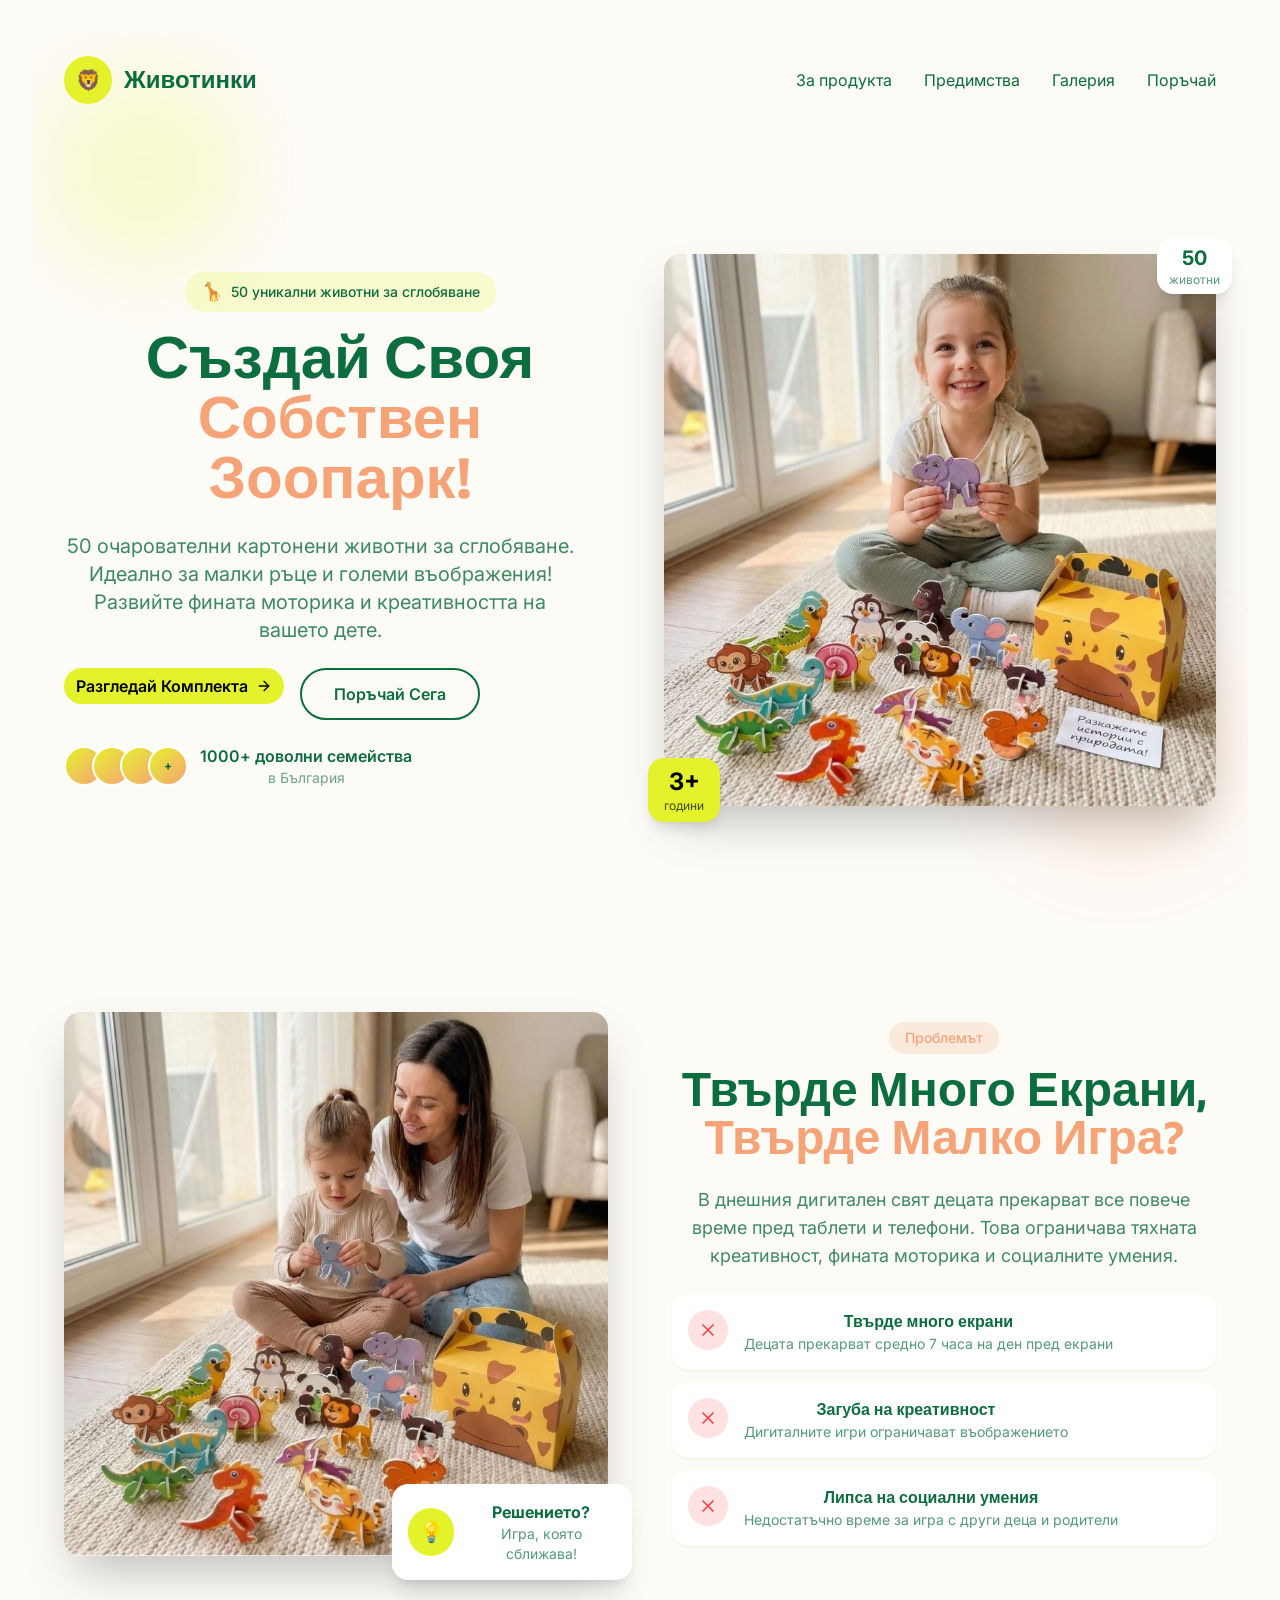
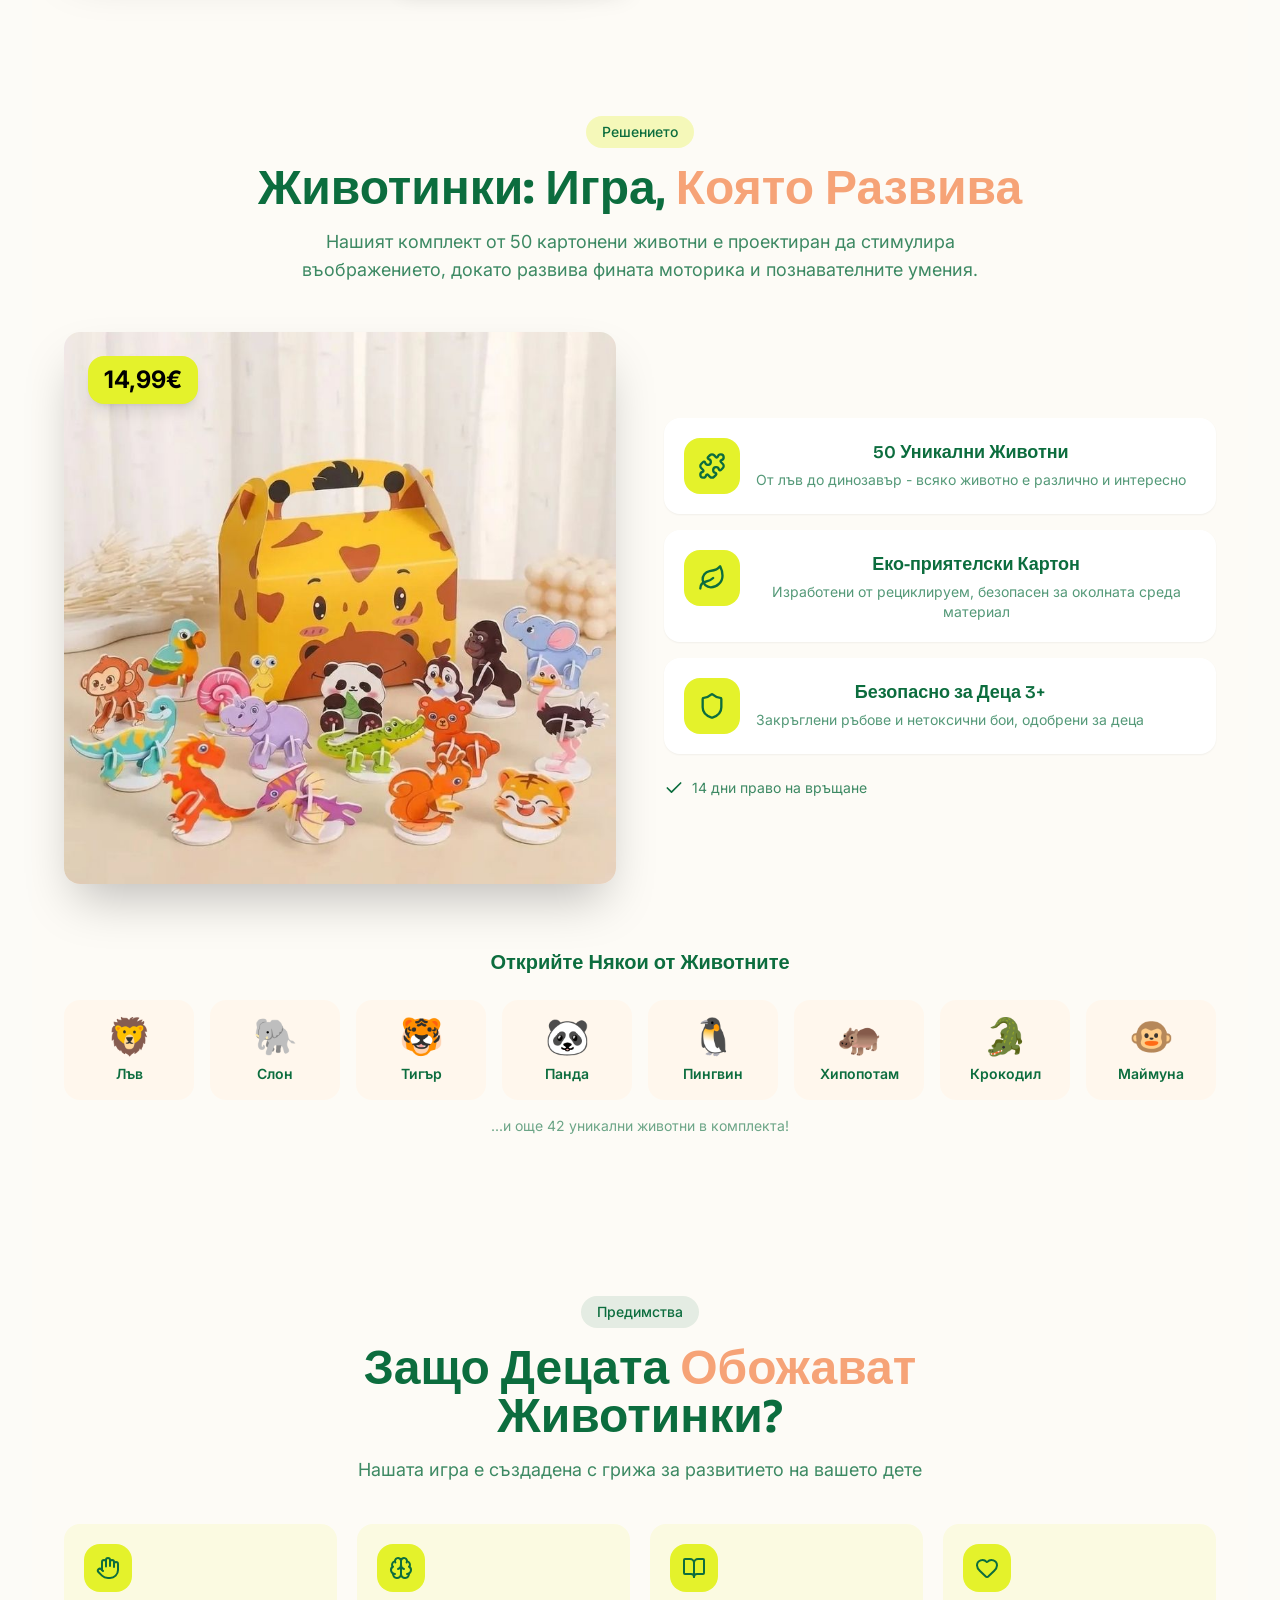
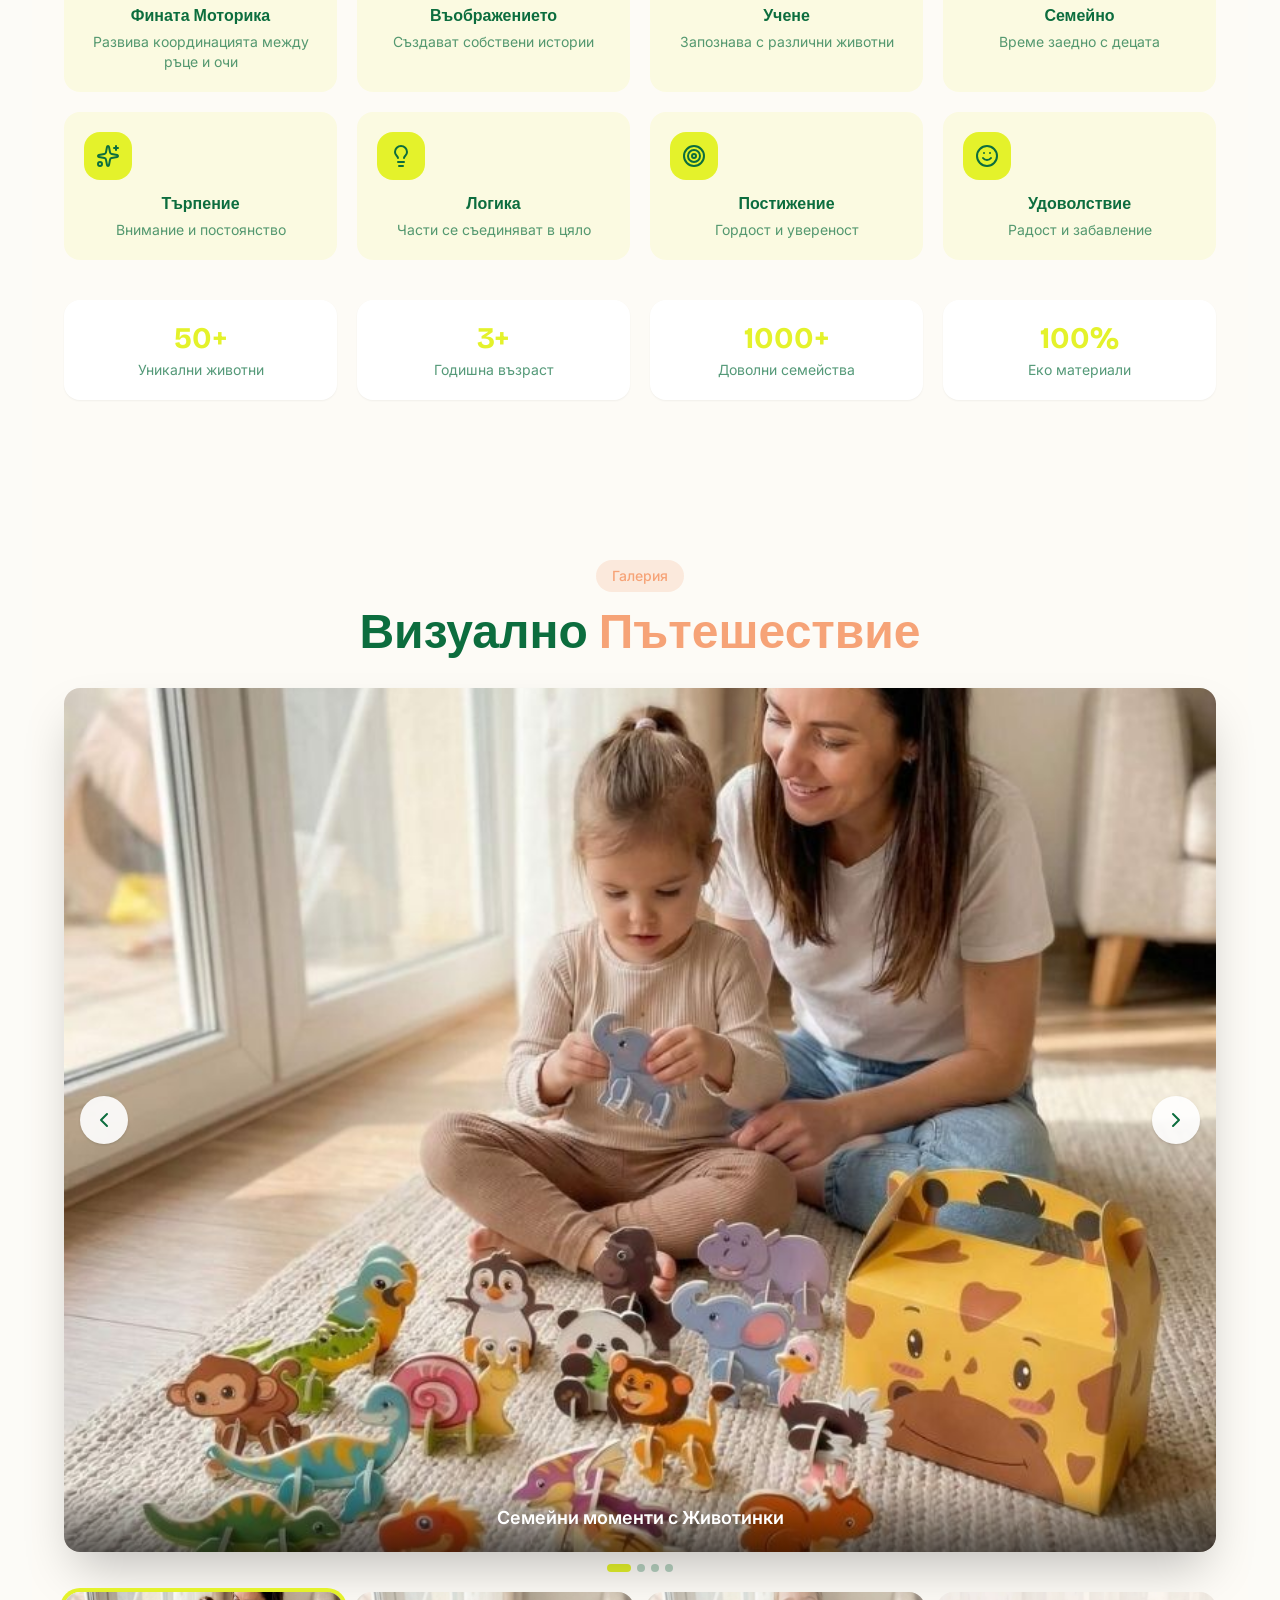
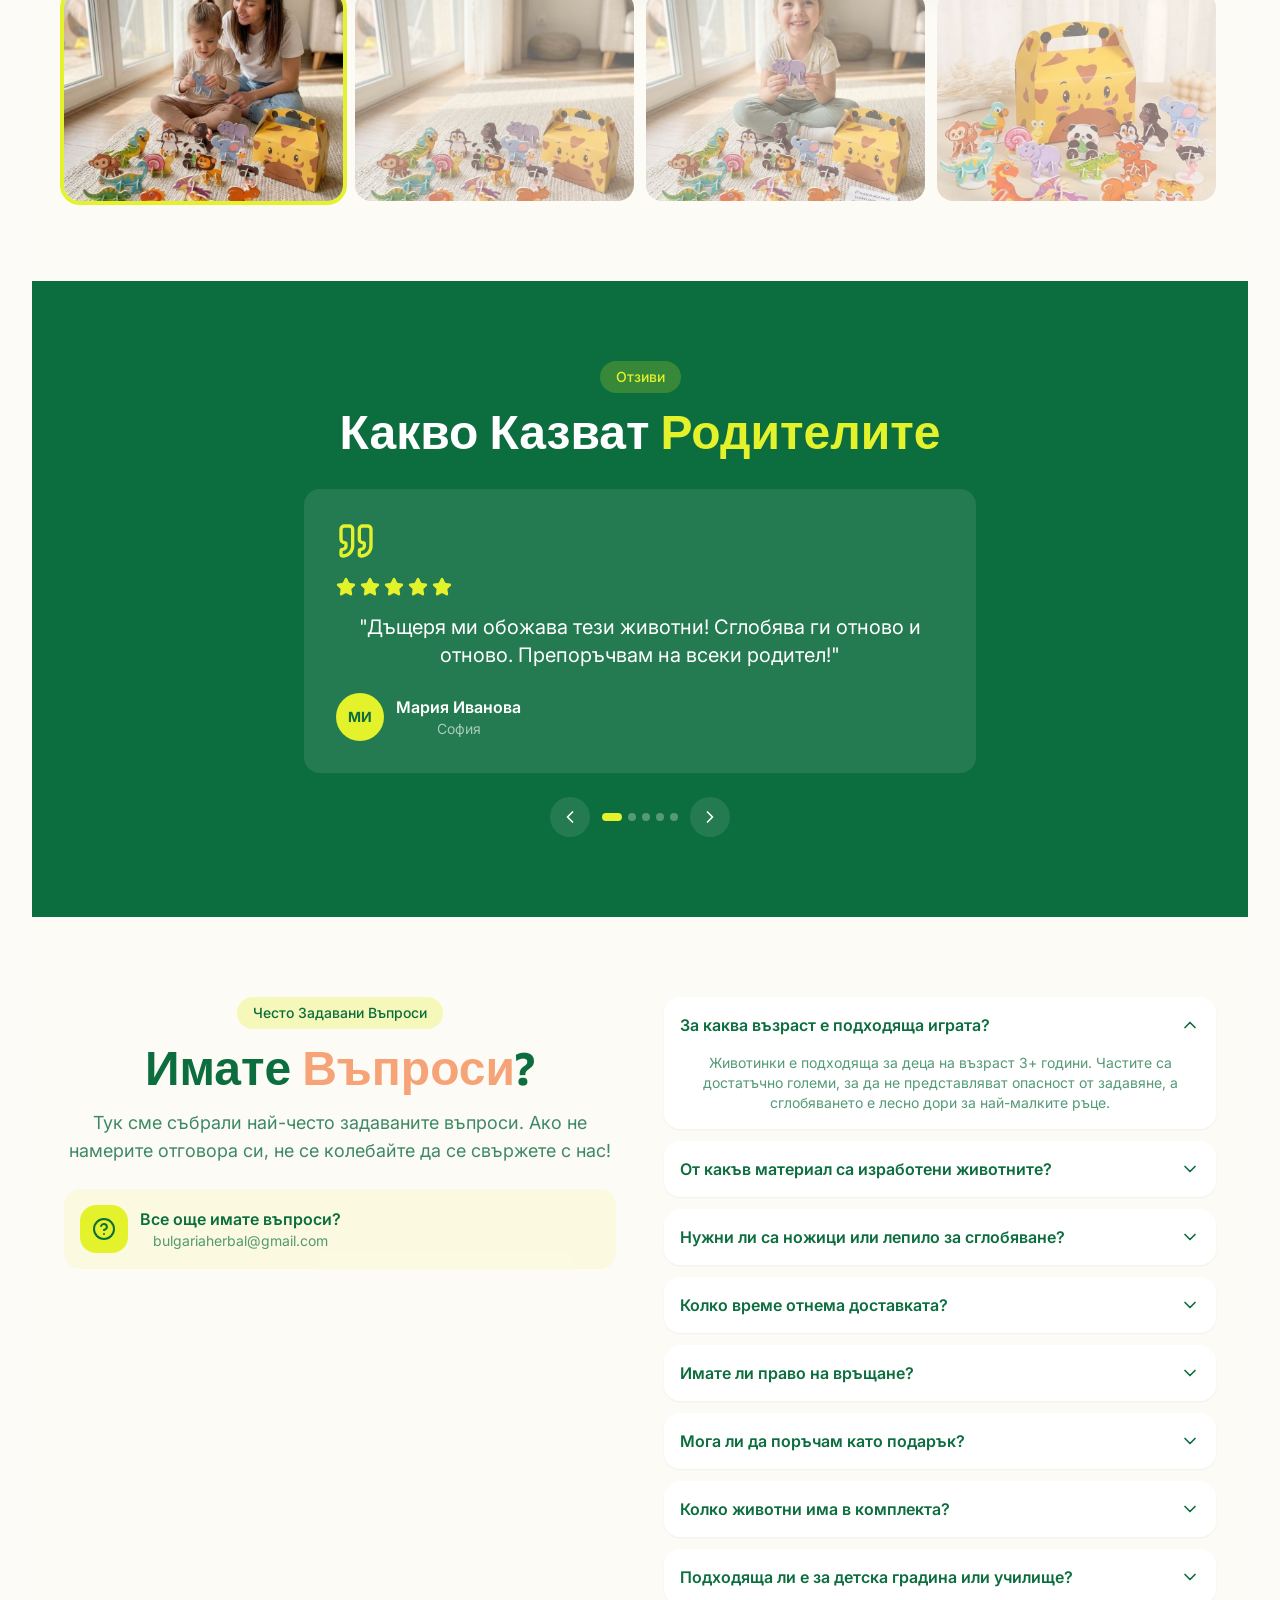
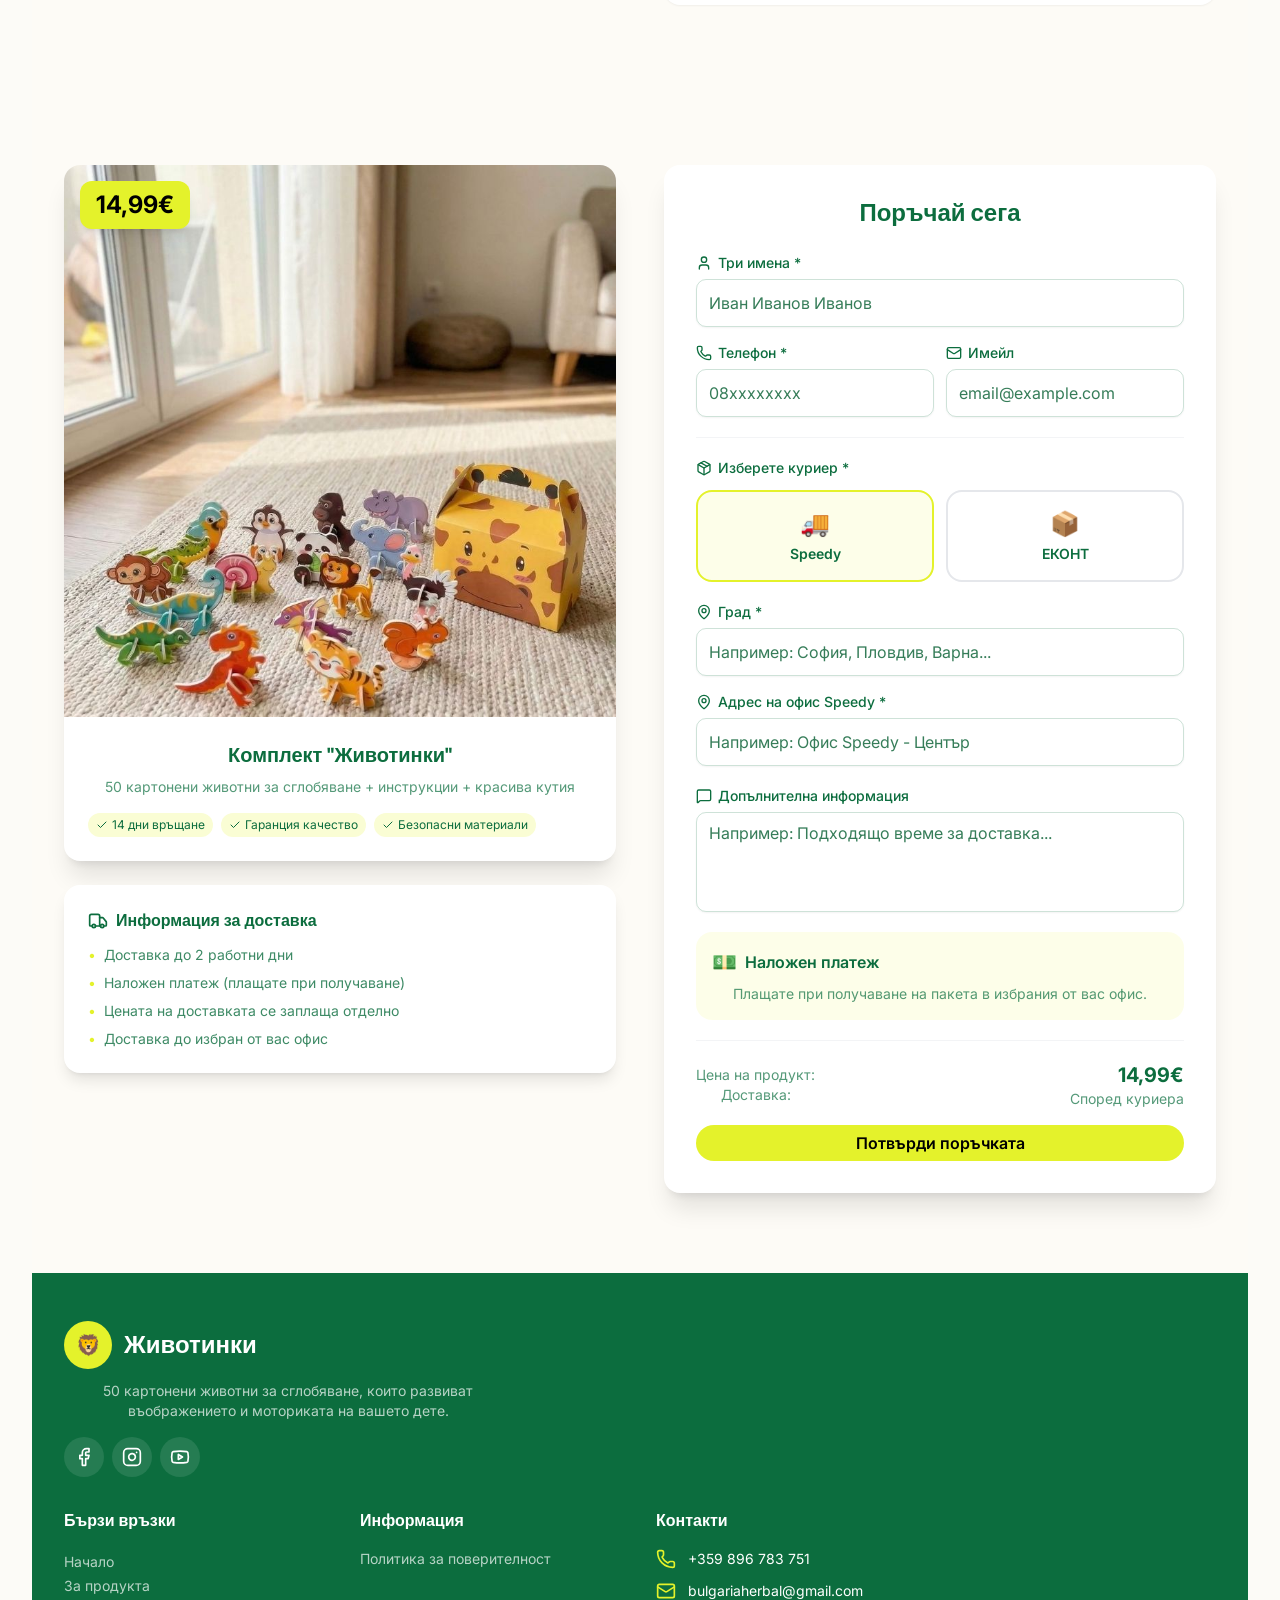
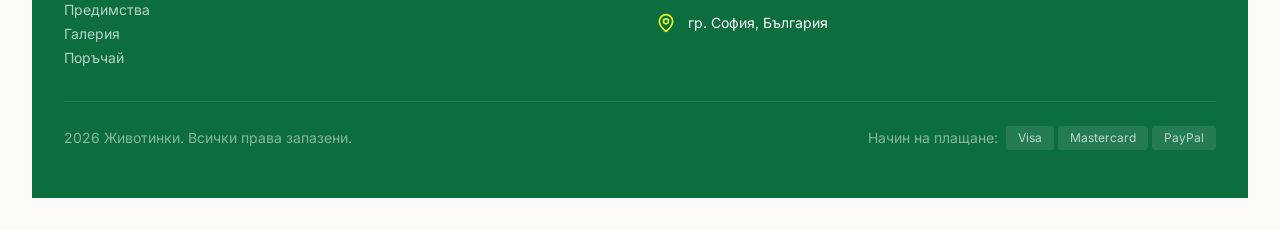
<file: index.html>
<!doctype html>
<html lang="bg">
  <head>
    <meta charset="UTF-8" />
    <meta name="viewport" content="width=device-width, initial-scale=1.0" />
    <title>Животинки - Детска Игра</title>

    <script>
    !function(f,b,e,v,n,t,s)
    {if(f.fbq)return;n=f.fbq=function(){n.callMethod?
    n.callMethod.apply(n,arguments):n.queue.push(arguments)};
    if(!f._fbq)f._fbq=n;n.push=n;n.loaded=!0;n.version='2.0';
    n.queue=[];t=b.createElement(e);t.async=!0;
    t.src=v;s=b.getElementsByTagName(e)[0];
    s.parentNode.insertBefore(t,s)}(window, document,'script',
    'https://connect.facebook.net/en_US/fbevents.js');
    fbq('init', '1901636227383975');
    fbq('track', 'PageView');
    </script>

    <meta name="facebook-domain-verification" content="vuf7q6385w2u5dcuuhwltlhrticmd5" />

      <script type="module" crossorigin src="/assets/index-DqEnnxqq.js"></script>
      <link rel="stylesheet" crossorigin href="/assets/index-M30Aimg0.css">
    </head>
  <body>
    <noscript><img height="1" width="1" style="display:none"
    src="https://www.facebook.com/tr?id=1901636227383975&ev=PageView&noscript=1"
    /></noscript>
    
    <div id="root"></div>
  </body>
</html>
</file>
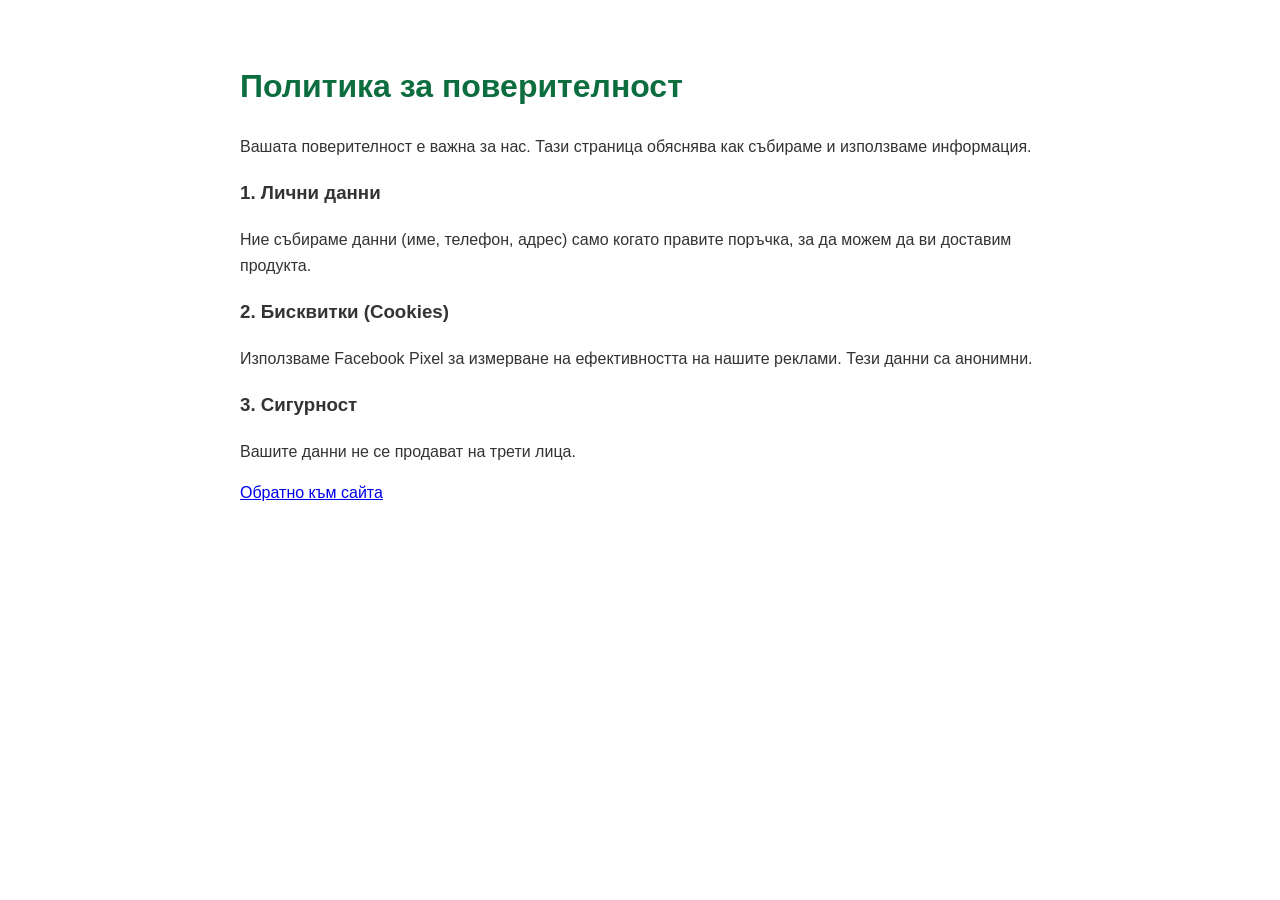
<file: privacy.html>
<!DOCTYPE html>
<html lang="bg">
<head>
    <meta charset="UTF-8">
    <title>Политика за поверителност</title>
    <style>
        body { font-family: sans-serif; line-height: 1.6; padding: 40px; max-width: 800px; margin: auto; color: #333; }
        h1 { color: #0C6D3E; }
    </style>
</head>
<body>
    <h1>Политика за поверителност</h1>
    <p>Вашата поверителност е важна за нас. Тази страница обяснява как събираме и използваме информация.</p>
    <h3>1. Лични данни</h3>
    <p>Ние събираме данни (име, телефон, адрес) само когато правите поръчка, за да можем да ви доставим продукта.</p>
    <h3>2. Бисквитки (Cookies)</h3>
    <p>Използваме Facebook Pixel за измерване на ефективността на нашите реклами. Тези данни са анонимни.</p>
    <h3>3. Сигурност</h3>
    <p>Вашите данни не се продават на трети лица.</p>
    <p><a href="index.html">Обратно към сайта</a></p>
</body>
</html>
</file>
<file: assets/index-M30Aimg0.css>
@import"https://fonts.googleapis.com/css2?family=Bricolage+Grotesque:opsz,wght@12..96,400;12..96,500;12..96,600;12..96,700&family=Inter:wght@400;500;600;700&display=swap";*,:before,:after{--tw-border-spacing-x: 0;--tw-border-spacing-y: 0;--tw-translate-x: 0;--tw-translate-y: 0;--tw-rotate: 0;--tw-skew-x: 0;--tw-skew-y: 0;--tw-scale-x: 1;--tw-scale-y: 1;--tw-pan-x: ;--tw-pan-y: ;--tw-pinch-zoom: ;--tw-scroll-snap-strictness: proximity;--tw-gradient-from-position: ;--tw-gradient-via-position: ;--tw-gradient-to-position: ;--tw-ordinal: ;--tw-slashed-zero: ;--tw-numeric-figure: ;--tw-numeric-spacing: ;--tw-numeric-fraction: ;--tw-ring-inset: ;--tw-ring-offset-width: 0px;--tw-ring-offset-color: #fff;--tw-ring-color: rgb(59 130 246 / .5);--tw-ring-offset-shadow: 0 0 #0000;--tw-ring-shadow: 0 0 #0000;--tw-shadow: 0 0 #0000;--tw-shadow-colored: 0 0 #0000;--tw-blur: ;--tw-brightness: ;--tw-contrast: ;--tw-grayscale: ;--tw-hue-rotate: ;--tw-invert: ;--tw-saturate: ;--tw-sepia: ;--tw-drop-shadow: ;--tw-backdrop-blur: ;--tw-backdrop-brightness: ;--tw-backdrop-contrast: ;--tw-backdrop-grayscale: ;--tw-backdrop-hue-rotate: ;--tw-backdrop-invert: ;--tw-backdrop-opacity: ;--tw-backdrop-saturate: ;--tw-backdrop-sepia: ;--tw-contain-size: ;--tw-contain-layout: ;--tw-contain-paint: ;--tw-contain-style: }::backdrop{--tw-border-spacing-x: 0;--tw-border-spacing-y: 0;--tw-translate-x: 0;--tw-translate-y: 0;--tw-rotate: 0;--tw-skew-x: 0;--tw-skew-y: 0;--tw-scale-x: 1;--tw-scale-y: 1;--tw-pan-x: ;--tw-pan-y: ;--tw-pinch-zoom: ;--tw-scroll-snap-strictness: proximity;--tw-gradient-from-position: ;--tw-gradient-via-position: ;--tw-gradient-to-position: ;--tw-ordinal: ;--tw-slashed-zero: ;--tw-numeric-figure: ;--tw-numeric-spacing: ;--tw-numeric-fraction: ;--tw-ring-inset: ;--tw-ring-offset-width: 0px;--tw-ring-offset-color: #fff;--tw-ring-color: rgb(59 130 246 / .5);--tw-ring-offset-shadow: 0 0 #0000;--tw-ring-shadow: 0 0 #0000;--tw-shadow: 0 0 #0000;--tw-shadow-colored: 0 0 #0000;--tw-blur: ;--tw-brightness: ;--tw-contrast: ;--tw-grayscale: ;--tw-hue-rotate: ;--tw-invert: ;--tw-saturate: ;--tw-sepia: ;--tw-drop-shadow: ;--tw-backdrop-blur: ;--tw-backdrop-brightness: ;--tw-backdrop-contrast: ;--tw-backdrop-grayscale: ;--tw-backdrop-hue-rotate: ;--tw-backdrop-invert: ;--tw-backdrop-opacity: ;--tw-backdrop-saturate: ;--tw-backdrop-sepia: ;--tw-contain-size: ;--tw-contain-layout: ;--tw-contain-paint: ;--tw-contain-style: }*,:before,:after{box-sizing:border-box;border-width:0;border-style:solid;border-color:#e5e7eb}:before,:after{--tw-content: ""}html,:host{line-height:1.5;-webkit-text-size-adjust:100%;-moz-tab-size:4;-o-tab-size:4;tab-size:4;font-family:ui-sans-serif,system-ui,sans-serif,"Apple Color Emoji","Segoe UI Emoji",Segoe UI Symbol,"Noto Color Emoji";font-feature-settings:normal;font-variation-settings:normal;-webkit-tap-highlight-color:transparent}body{margin:0;line-height:inherit}hr{height:0;color:inherit;border-top-width:1px}abbr:where([title]){-webkit-text-decoration:underline dotted;text-decoration:underline dotted}h1,h2,h3,h4,h5,h6{font-size:inherit;font-weight:inherit}a{color:inherit;text-decoration:inherit}b,strong{font-weight:bolder}code,kbd,samp,pre{font-family:ui-monospace,SFMono-Regular,Menlo,Monaco,Consolas,Liberation Mono,Courier New,monospace;font-feature-settings:normal;font-variation-settings:normal;font-size:1em}small{font-size:80%}sub,sup{font-size:75%;line-height:0;position:relative;vertical-align:baseline}sub{bottom:-.25em}sup{top:-.5em}table{text-indent:0;border-color:inherit;border-collapse:collapse}button,input,optgroup,select,textarea{font-family:inherit;font-feature-settings:inherit;font-variation-settings:inherit;font-size:100%;font-weight:inherit;line-height:inherit;letter-spacing:inherit;color:inherit;margin:0;padding:0}button,select{text-transform:none}button,input:where([type=button]),input:where([type=reset]),input:where([type=submit]){-webkit-appearance:button;background-color:transparent;background-image:none}:-moz-focusring{outline:auto}:-moz-ui-invalid{box-shadow:none}progress{vertical-align:baseline}::-webkit-inner-spin-button,::-webkit-outer-spin-button{height:auto}[type=search]{-webkit-appearance:textfield;outline-offset:-2px}::-webkit-search-decoration{-webkit-appearance:none}::-webkit-file-upload-button{-webkit-appearance:button;font:inherit}summary{display:list-item}blockquote,dl,dd,h1,h2,h3,h4,h5,h6,hr,figure,p,pre{margin:0}fieldset{margin:0;padding:0}legend{padding:0}ol,ul,menu{list-style:none;margin:0;padding:0}dialog{padding:0}textarea{resize:vertical}input::-moz-placeholder,textarea::-moz-placeholder{opacity:1;color:#9ca3af}input::placeholder,textarea::placeholder{opacity:1;color:#9ca3af}button,[role=button]{cursor:pointer}:disabled{cursor:default}img,svg,video,canvas,audio,iframe,embed,object{display:block;vertical-align:middle}img,video{max-width:100%;height:auto}[hidden]:where(:not([hidden=until-found])){display:none}:root{--background: 48 50% 98%;--foreground: 150 80% 22%;--card: 48 50% 98%;--card-foreground: 150 80% 22%;--popover: 48 50% 98%;--popover-foreground: 150 80% 22%;--primary: 68 87% 55%;--primary-foreground: 0 0% 0%;--secondary: 24 85% 71%;--secondary-foreground: 0 0% 0%;--muted: 48 30% 92%;--muted-foreground: 150 40% 35%;--accent: 68 87% 55%;--accent-foreground: 0 0% 0%;--destructive: 0 84.2% 60.2%;--destructive-foreground: 0 0% 98%;--border: 48 30% 85%;--input: 48 30% 85%;--ring: 68 87% 55%;--radius: .75rem}*{border-color:hsl(var(--border));box-sizing:border-box}html{scroll-behavior:smooth;overflow-x:hidden;width:100%}body{background-color:hsl(var(--background));font-family:ui-sans-serif,system-ui,sans-serif,"Apple Color Emoji","Segoe UI Emoji",Segoe UI Symbol,"Noto Color Emoji";color:hsl(var(--foreground));-webkit-font-smoothing:antialiased;-moz-osx-font-smoothing:grayscale;font-family:Inter,sans-serif;overflow-x:hidden;width:100%;min-height:100vh}h1,h2,h3,h4,h5,h6{font-family:Bricolage Grotesque,sans-serif;word-wrap:break-word;overflow-wrap:break-word}p,span,a,li{word-wrap:break-word;overflow-wrap:break-word}.sr-only{position:absolute;width:1px;height:1px;padding:0;margin:-1px;overflow:hidden;clip:rect(0,0,0,0);white-space:nowrap;border-width:0}.pointer-events-none{pointer-events:none}.visible{visibility:visible}.invisible{visibility:hidden}.fixed{position:fixed}.absolute{position:absolute}.relative{position:relative}.inset-0{inset:0}.inset-x-0{left:0;right:0}.inset-y-0{top:0;bottom:0}.-bottom-12{bottom:-3rem}.-bottom-2{bottom:-.5rem}.-bottom-3{bottom:-.75rem}.-left-12{left:-3rem}.-left-2{left:-.5rem}.-right-12{right:-3rem}.-right-2{right:-.5rem}.-right-3{right:-.75rem}.-top-12{top:-3rem}.-top-2{top:-.5rem}.bottom-0{bottom:0}.bottom-20{bottom:5rem}.left-0{left:0}.left-1\/2{left:50%}.left-2{left:.5rem}.left-3{left:.75rem}.left-4{left:1rem}.left-\[50\%\]{left:50%}.right-0{right:0}.right-1{right:.25rem}.right-2{right:.5rem}.right-3{right:.75rem}.right-4{right:1rem}.top-0{top:0}.top-1\.5{top:.375rem}.top-1\/2{top:50%}.top-10{top:2.5rem}.top-3{top:.75rem}.top-3\.5{top:.875rem}.top-4{top:1rem}.top-\[1px\]{top:1px}.top-\[50\%\]{top:50%}.top-\[60\%\]{top:60%}.top-full{top:100%}.isolate{isolation:isolate}.z-10{z-index:10}.z-20{z-index:20}.z-50{z-index:50}.z-\[1\]{z-index:1}.z-\[999\]{z-index:999}.order-1{order:1}.order-2{order:2}.order-first{order:-9999}.order-last{order:9999}.col-span-1{grid-column:span 1 / span 1}.col-span-2{grid-column:span 2 / span 2}.col-start-2{grid-column-start:2}.row-span-2{grid-row:span 2 / span 2}.row-start-1{grid-row-start:1}.\!m-0{margin:0!important}.-mx-1{margin-left:-.25rem;margin-right:-.25rem}.-my-2{margin-top:-.5rem;margin-bottom:-.5rem}.mx-2{margin-left:.5rem;margin-right:.5rem}.mx-3\.5{margin-left:.875rem;margin-right:.875rem}.mx-auto{margin-left:auto;margin-right:auto}.my-0{margin-top:0;margin-bottom:0}.my-0\.5{margin-top:.125rem;margin-bottom:.125rem}.my-1{margin-top:.25rem;margin-bottom:.25rem}.-ml-4{margin-left:-1rem}.-mt-4{margin-top:-1rem}.mb-0\.5{margin-bottom:.125rem}.mb-1{margin-bottom:.25rem}.mb-10{margin-bottom:2.5rem}.mb-2{margin-bottom:.5rem}.mb-3{margin-bottom:.75rem}.mb-4{margin-bottom:1rem}.mb-6{margin-bottom:1.5rem}.mb-8{margin-bottom:2rem}.ml-1{margin-left:.25rem}.ml-4{margin-left:1rem}.ml-auto{margin-left:auto}.mt-1\.5{margin-top:.375rem}.mt-2{margin-top:.5rem}.mt-3{margin-top:.75rem}.mt-4{margin-top:1rem}.mt-8{margin-top:2rem}.mt-auto{margin-top:auto}.line-clamp-1{overflow:hidden;display:-webkit-box;-webkit-box-orient:vertical;-webkit-line-clamp:1}.line-clamp-2{overflow:hidden;display:-webkit-box;-webkit-box-orient:vertical;-webkit-line-clamp:2}.block{display:block}.inline-block{display:inline-block}.flex{display:flex}.inline-flex{display:inline-flex}.table{display:table}.table-caption{display:table-caption}.table-cell{display:table-cell}.table-row{display:table-row}.grid{display:grid}.hidden{display:none}.aspect-\[4\/3\]{aspect-ratio:4/3}.aspect-square{aspect-ratio:1 / 1}.aspect-video{aspect-ratio:16 / 9}.size-10{width:2.5rem;height:2.5rem}.size-2{width:.5rem;height:.5rem}.size-2\.5{width:.625rem;height:.625rem}.size-3{width:.75rem;height:.75rem}.size-3\.5{width:.875rem;height:.875rem}.size-4{width:1rem;height:1rem}.size-6{width:1.5rem;height:1.5rem}.size-7{width:1.75rem;height:1.75rem}.size-8{width:2rem;height:2rem}.size-9{width:2.25rem;height:2.25rem}.size-auto{width:auto;height:auto}.size-full{width:100%;height:100%}.h-1\.5{height:.375rem}.h-10{height:2.5rem}.h-12{height:3rem}.h-2{height:.5rem}.h-2\.5{height:.625rem}.h-20{height:5rem}.h-24{height:6rem}.h-3{height:.75rem}.h-3\.5{height:.875rem}.h-32{height:8rem}.h-4{height:1rem}.h-5{height:1.25rem}.h-6{height:1.5rem}.h-7{height:1.75rem}.h-8{height:2rem}.h-9{height:2.25rem}.h-\[1\.15rem\]{height:1.15rem}.h-\[calc\(100\%-1px\)\]{height:calc(100% - 1px)}.h-\[var\(--radix-navigation-menu-viewport-height\)\]{height:var(--radix-navigation-menu-viewport-height)}.h-\[var\(--radix-select-trigger-height\)\]{height:var(--radix-select-trigger-height)}.h-auto{height:auto}.h-full{height:100%}.h-px{height:1px}.h-svh{height:100svh}.max-h-0{max-height:0px}.max-h-32{max-height:8rem}.max-h-\[300px\]{max-height:300px}.min-h-0{min-height:0px}.min-h-16{min-height:4rem}.min-h-4{min-height:1rem}.min-h-\[80px\]{min-height:80px}.min-h-screen{min-height:100vh}.min-h-svh{min-height:100svh}.w-0{width:0px}.w-1{width:.25rem}.w-1\.5{width:.375rem}.w-10{width:2.5rem}.w-2{width:.5rem}.w-2\.5{width:.625rem}.w-20{width:5rem}.w-24{width:6rem}.w-3{width:.75rem}.w-3\.5{width:.875rem}.w-3\/4{width:75%}.w-32{width:8rem}.w-4{width:1rem}.w-5{width:1.25rem}.w-6{width:1.5rem}.w-64{width:16rem}.w-7{width:1.75rem}.w-72{width:18rem}.w-8{width:2rem}.w-9{width:2.25rem}.w-\[100px\]{width:100px}.w-auto{width:auto}.w-fit{width:-moz-fit-content;width:fit-content}.w-full{width:100%}.w-max{width:-moz-max-content;width:max-content}.w-px{width:1px}.min-w-0{min-width:0px}.min-w-10{min-width:2.5rem}.min-w-5{min-width:1.25rem}.min-w-8{min-width:2rem}.min-w-9{min-width:2.25rem}.min-w-\[12rem\]{min-width:12rem}.min-w-\[8rem\]{min-width:8rem}.min-w-\[var\(--radix-select-trigger-width\)\]{min-width:var(--radix-select-trigger-width)}.max-w-2xl{max-width:42rem}.max-w-3xl{max-width:48rem}.max-w-7xl{max-width:80rem}.max-w-\[180px\]{max-width:180px}.max-w-\[calc\(100\%-2rem\)\]{max-width:calc(100% - 2rem)}.max-w-lg{max-width:32rem}.max-w-max{max-width:-moz-max-content;max-width:max-content}.max-w-md{max-width:28rem}.max-w-sm{max-width:24rem}.flex-1{flex:1 1 0%}.flex-shrink-0,.shrink-0{flex-shrink:0}.grow{flex-grow:1}.grow-0{flex-grow:0}.basis-full{flex-basis:100%}.caption-bottom{caption-side:bottom}.border-collapse{border-collapse:collapse}.-translate-x-1\/2{--tw-translate-x: -50%;transform:translate(var(--tw-translate-x),var(--tw-translate-y)) rotate(var(--tw-rotate)) skew(var(--tw-skew-x)) skewY(var(--tw-skew-y)) scaleX(var(--tw-scale-x)) scaleY(var(--tw-scale-y))}.-translate-x-px{--tw-translate-x: -1px;transform:translate(var(--tw-translate-x),var(--tw-translate-y)) rotate(var(--tw-rotate)) skew(var(--tw-skew-x)) skewY(var(--tw-skew-y)) scaleX(var(--tw-scale-x)) scaleY(var(--tw-scale-y))}.-translate-y-1\/2{--tw-translate-y: -50%;transform:translate(var(--tw-translate-x),var(--tw-translate-y)) rotate(var(--tw-rotate)) skew(var(--tw-skew-x)) skewY(var(--tw-skew-y)) scaleX(var(--tw-scale-x)) scaleY(var(--tw-scale-y))}.translate-x-\[-50\%\]{--tw-translate-x: -50%;transform:translate(var(--tw-translate-x),var(--tw-translate-y)) rotate(var(--tw-rotate)) skew(var(--tw-skew-x)) skewY(var(--tw-skew-y)) scaleX(var(--tw-scale-x)) scaleY(var(--tw-scale-y))}.translate-x-px{--tw-translate-x: 1px;transform:translate(var(--tw-translate-x),var(--tw-translate-y)) rotate(var(--tw-rotate)) skew(var(--tw-skew-x)) skewY(var(--tw-skew-y)) scaleX(var(--tw-scale-x)) scaleY(var(--tw-scale-y))}.translate-y-0\.5{--tw-translate-y: .125rem;transform:translate(var(--tw-translate-x),var(--tw-translate-y)) rotate(var(--tw-rotate)) skew(var(--tw-skew-x)) skewY(var(--tw-skew-y)) scaleX(var(--tw-scale-x)) scaleY(var(--tw-scale-y))}.translate-y-\[-50\%\]{--tw-translate-y: -50%;transform:translate(var(--tw-translate-x),var(--tw-translate-y)) rotate(var(--tw-rotate)) skew(var(--tw-skew-x)) skewY(var(--tw-skew-y)) scaleX(var(--tw-scale-x)) scaleY(var(--tw-scale-y))}.translate-y-\[calc\(-50\%_-_2px\)\]{--tw-translate-y: calc(-50% - 2px) ;transform:translate(var(--tw-translate-x),var(--tw-translate-y)) rotate(var(--tw-rotate)) skew(var(--tw-skew-x)) skewY(var(--tw-skew-y)) scaleX(var(--tw-scale-x)) scaleY(var(--tw-scale-y))}.rotate-180{--tw-rotate: 180deg;transform:translate(var(--tw-translate-x),var(--tw-translate-y)) rotate(var(--tw-rotate)) skew(var(--tw-skew-x)) skewY(var(--tw-skew-y)) scaleX(var(--tw-scale-x)) scaleY(var(--tw-scale-y))}.rotate-45{--tw-rotate: 45deg;transform:translate(var(--tw-translate-x),var(--tw-translate-y)) rotate(var(--tw-rotate)) skew(var(--tw-skew-x)) skewY(var(--tw-skew-y)) scaleX(var(--tw-scale-x)) scaleY(var(--tw-scale-y))}.rotate-90{--tw-rotate: 90deg;transform:translate(var(--tw-translate-x),var(--tw-translate-y)) rotate(var(--tw-rotate)) skew(var(--tw-skew-x)) skewY(var(--tw-skew-y)) scaleX(var(--tw-scale-x)) scaleY(var(--tw-scale-y))}.transform{transform:translate(var(--tw-translate-x),var(--tw-translate-y)) rotate(var(--tw-rotate)) skew(var(--tw-skew-x)) skewY(var(--tw-skew-y)) scaleX(var(--tw-scale-x)) scaleY(var(--tw-scale-y))}@keyframes caret-blink{0%,70%,to{opacity:1}20%,50%{opacity:0}}.animate-caret-blink{animation:caret-blink 1.25s ease-out infinite}@keyframes pulse{50%{opacity:.5}}.animate-pulse{animation:pulse 2s cubic-bezier(.4,0,.6,1) infinite}@keyframes spin{to{transform:rotate(360deg)}}.animate-spin{animation:spin 1s linear infinite}.cursor-default{cursor:default}.cursor-text{cursor:text}.touch-none{touch-action:none}.select-none{-webkit-user-select:none;-moz-user-select:none;user-select:none}.resize-none{resize:none}.scroll-my-1{scroll-margin-top:.25rem;scroll-margin-bottom:.25rem}.scroll-py-1{scroll-padding-top:.25rem;scroll-padding-bottom:.25rem}.list-disc{list-style-type:disc}.list-none{list-style-type:none}.auto-rows-min{grid-auto-rows:min-content}.grid-cols-2{grid-template-columns:repeat(2,minmax(0,1fr))}.grid-cols-4{grid-template-columns:repeat(4,minmax(0,1fr))}.grid-cols-\[0_1fr\]{grid-template-columns:0 1fr}.grid-rows-\[auto_auto\]{grid-template-rows:auto auto}.flex-row{flex-direction:row}.flex-col{flex-direction:column}.flex-col-reverse{flex-direction:column-reverse}.flex-wrap{flex-wrap:wrap}.place-content-center{place-content:center}.items-start{align-items:flex-start}.items-end{align-items:flex-end}.items-center{align-items:center}.items-stretch{align-items:stretch}.justify-start{justify-content:flex-start}.justify-center{justify-content:center}.justify-between{justify-content:space-between}.justify-items-start{justify-items:start}.gap-0\.5{gap:.125rem}.gap-1{gap:.25rem}.gap-1\.5{gap:.375rem}.gap-2{gap:.5rem}.gap-2\.5{gap:.625rem}.gap-3{gap:.75rem}.gap-4{gap:1rem}.gap-5{gap:1.25rem}.gap-6{gap:1.5rem}.gap-7{gap:1.75rem}.gap-8{gap:2rem}.gap-\[--spacing\(var\(--gap\)\)\]{gap:var(--spacing(var(--gap)))}.gap-y-0\.5{row-gap:.125rem}.-space-x-2>:not([hidden])~:not([hidden]){--tw-space-x-reverse: 0;margin-right:calc(-.5rem * var(--tw-space-x-reverse));margin-left:calc(-.5rem * calc(1 - var(--tw-space-x-reverse)))}.space-y-2>:not([hidden])~:not([hidden]){--tw-space-y-reverse: 0;margin-top:calc(.5rem * calc(1 - var(--tw-space-y-reverse)));margin-bottom:calc(.5rem * var(--tw-space-y-reverse))}.space-y-3>:not([hidden])~:not([hidden]){--tw-space-y-reverse: 0;margin-top:calc(.75rem * calc(1 - var(--tw-space-y-reverse)));margin-bottom:calc(.75rem * var(--tw-space-y-reverse))}.space-y-4>:not([hidden])~:not([hidden]){--tw-space-y-reverse: 0;margin-top:calc(1rem * calc(1 - var(--tw-space-y-reverse)));margin-bottom:calc(1rem * var(--tw-space-y-reverse))}.self-start{align-self:flex-start}.self-stretch{align-self:stretch}.justify-self-end{justify-self:end}.overflow-auto{overflow:auto}.overflow-hidden{overflow:hidden}.overflow-x-auto{overflow-x:auto}.overflow-y-auto{overflow-y:auto}.overflow-x-hidden{overflow-x:hidden}.whitespace-nowrap{white-space:nowrap}.text-balance{text-wrap:balance}.break-words{overflow-wrap:break-word}.break-all{word-break:break-all}.rounded{border-radius:.25rem}.rounded-2xl{border-radius:1rem}.rounded-\[2px\]{border-radius:2px}.rounded-\[4px\]{border-radius:4px}.rounded-\[calc\(var\(--radius\)-5px\)\]{border-radius:calc(var(--radius) - 5px)}.rounded-\[inherit\]{border-radius:inherit}.rounded-full{border-radius:9999px}.rounded-lg{border-radius:var(--radius)}.rounded-md{border-radius:calc(var(--radius) - 2px)}.rounded-none{border-radius:0}.rounded-sm{border-radius:calc(var(--radius) - 4px)}.rounded-xl{border-radius:calc(var(--radius) + 4px)}.rounded-xs{border-radius:calc(var(--radius) - 6px)}.rounded-l-md{border-top-left-radius:calc(var(--radius) - 2px);border-bottom-left-radius:calc(var(--radius) - 2px)}.rounded-r-md{border-top-right-radius:calc(var(--radius) - 2px);border-bottom-right-radius:calc(var(--radius) - 2px)}.rounded-tl-sm{border-top-left-radius:calc(var(--radius) - 4px)}.border{border-width:1px}.border-0{border-width:0px}.border-2{border-width:2px}.border-\[1\.5px\]{border-width:1.5px}.border-y{border-top-width:1px;border-bottom-width:1px}.border-b{border-bottom-width:1px}.border-l{border-left-width:1px}.border-r{border-right-width:1px}.border-t{border-top-width:1px}.border-dashed{border-style:dashed}.border-\[\#0C6D3E\]{--tw-border-opacity: 1;border-color:rgb(12 109 62 / var(--tw-border-opacity, 1))}.border-\[\#0C6D3E\]\/20{border-color:#0c6d3e33}.border-\[\#E4F22B\]{--tw-border-opacity: 1;border-color:rgb(228 242 43 / var(--tw-border-opacity, 1))}.border-border{border-color:hsl(var(--border))}.border-border\/50{border-color:hsl(var(--border) / .5)}.border-gray-100{--tw-border-opacity: 1;border-color:rgb(243 244 246 / var(--tw-border-opacity, 1))}.border-gray-200{--tw-border-opacity: 1;border-color:rgb(229 231 235 / var(--tw-border-opacity, 1))}.border-input{border-color:hsl(var(--input))}.border-primary{border-color:hsl(var(--primary))}.border-sidebar-border{border-color:hsl(var(--sidebar-border))}.border-transparent{border-color:transparent}.border-white{--tw-border-opacity: 1;border-color:rgb(255 255 255 / var(--tw-border-opacity, 1))}.border-white\/10{border-color:#ffffff1a}.border-l-transparent{border-left-color:transparent}.border-t-transparent{border-top-color:transparent}.bg-\[\#0C6D3E\]{--tw-bg-opacity: 1;background-color:rgb(12 109 62 / var(--tw-bg-opacity, 1))}.bg-\[\#0C6D3E\]\/10{background-color:#0c6d3e1a}.bg-\[\#0C6D3E\]\/30{background-color:#0c6d3e4d}.bg-\[\#E4F22B\]{--tw-bg-opacity: 1;background-color:rgb(228 242 43 / var(--tw-bg-opacity, 1))}.bg-\[\#E4F22B\]\/10{background-color:#e4f22b1a}.bg-\[\#E4F22B\]\/20{background-color:#e4f22b33}.bg-\[\#E4F22B\]\/30{background-color:#e4f22b4d}.bg-\[\#F6A377\]{--tw-bg-opacity: 1;background-color:rgb(246 163 119 / var(--tw-bg-opacity, 1))}.bg-\[\#F6A377\]\/20{background-color:#f6a37733}.bg-\[\#FDFBF6\]{--tw-bg-opacity: 1;background-color:rgb(253 251 246 / var(--tw-bg-opacity, 1))}.bg-accent{background-color:hsl(var(--accent))}.bg-background{background-color:hsl(var(--background))}.bg-black\/50{background-color:#00000080}.bg-black\/60{background-color:#0009}.bg-border{background-color:hsl(var(--border))}.bg-card{background-color:hsl(var(--card))}.bg-destructive{--tw-bg-opacity: 1;background-color:hsl(var(--destructive) / var(--tw-bg-opacity, 1))}.bg-foreground{background-color:hsl(var(--foreground))}.bg-input{background-color:hsl(var(--input))}.bg-muted{background-color:hsl(var(--muted))}.bg-muted\/50{background-color:hsl(var(--muted) / .5)}.bg-orange-50{--tw-bg-opacity: 1;background-color:rgb(255 247 237 / var(--tw-bg-opacity, 1))}.bg-popover{background-color:hsl(var(--popover))}.bg-primary{background-color:hsl(var(--primary))}.bg-primary\/20{background-color:hsl(var(--primary) / .2)}.bg-red-100{--tw-bg-opacity: 1;background-color:rgb(254 226 226 / var(--tw-bg-opacity, 1))}.bg-secondary{background-color:hsl(var(--secondary))}.bg-sidebar{background-color:hsl(var(--sidebar-background))}.bg-sidebar-border{background-color:hsl(var(--sidebar-border))}.bg-transparent{background-color:transparent}.bg-white{--tw-bg-opacity: 1;background-color:rgb(255 255 255 / var(--tw-bg-opacity, 1))}.bg-white\/10{background-color:#ffffff1a}.bg-white\/30{background-color:#ffffff4d}.bg-white\/90{background-color:#ffffffe6}.bg-gradient-to-br{background-image:linear-gradient(to bottom right,var(--tw-gradient-stops))}.bg-gradient-to-t{background-image:linear-gradient(to top,var(--tw-gradient-stops))}.from-\[\#E4F22B\]{--tw-gradient-from: #E4F22B var(--tw-gradient-from-position);--tw-gradient-to: rgb(228 242 43 / 0) var(--tw-gradient-to-position);--tw-gradient-stops: var(--tw-gradient-from), var(--tw-gradient-to)}.from-black\/60{--tw-gradient-from: rgb(0 0 0 / .6) var(--tw-gradient-from-position);--tw-gradient-to: rgb(0 0 0 / 0) var(--tw-gradient-to-position);--tw-gradient-stops: var(--tw-gradient-from), var(--tw-gradient-to)}.to-\[\#F6A377\]{--tw-gradient-to: #F6A377 var(--tw-gradient-to-position)}.to-transparent{--tw-gradient-to: transparent var(--tw-gradient-to-position)}.fill-\[\#E4F22B\]{fill:#e4f22b}.fill-current{fill:currentColor}.fill-foreground{fill:hsl(var(--foreground))}.fill-primary{fill:hsl(var(--primary))}.object-cover{-o-object-fit:cover;object-fit:cover}.p-0{padding:0}.p-1{padding:.25rem}.p-2{padding:.5rem}.p-2\.5{padding:.625rem}.p-3{padding:.75rem}.p-4{padding:1rem}.p-5{padding:1.25rem}.p-6{padding:1.5rem}.p-8{padding:2rem}.p-\[3px\]{padding:3px}.p-px{padding:1px}.px-0\.5{padding-left:.125rem;padding-right:.125rem}.px-1{padding-left:.25rem;padding-right:.25rem}.px-1\.5{padding-left:.375rem;padding-right:.375rem}.px-2{padding-left:.5rem;padding-right:.5rem}.px-2\.5{padding-left:.625rem;padding-right:.625rem}.px-3{padding-left:.75rem;padding-right:.75rem}.px-4{padding-left:1rem;padding-right:1rem}.px-6{padding-left:1.5rem;padding-right:1.5rem}.py-0\.5{padding-top:.125rem;padding-bottom:.125rem}.py-1{padding-top:.25rem;padding-bottom:.25rem}.py-1\.5{padding-top:.375rem;padding-bottom:.375rem}.py-2{padding-top:.5rem;padding-bottom:.5rem}.py-3{padding-top:.75rem;padding-bottom:.75rem}.py-4{padding-top:1rem;padding-bottom:1rem}.py-6{padding-top:1.5rem;padding-bottom:1.5rem}.py-8{padding-top:2rem;padding-bottom:2rem}.pb-3{padding-bottom:.75rem}.pb-4{padding-bottom:1rem}.pl-2{padding-left:.5rem}.pl-3{padding-left:.75rem}.pl-4{padding-left:1rem}.pl-8{padding-left:2rem}.pr-1{padding-right:.25rem}.pr-2{padding-right:.5rem}.pr-2\.5{padding-right:.625rem}.pr-3{padding-right:.75rem}.pr-8{padding-right:2rem}.pt-0{padding-top:0}.pt-16{padding-top:4rem}.pt-2{padding-top:.5rem}.pt-3{padding-top:.75rem}.pt-4{padding-top:1rem}.pt-6{padding-top:1.5rem}.text-left{text-align:left}.text-center{text-align:center}.text-right{text-align:right}.align-middle{vertical-align:middle}.font-mono{font-family:ui-monospace,SFMono-Regular,Menlo,Monaco,Consolas,Liberation Mono,Courier New,monospace}.font-sans{font-family:ui-sans-serif,system-ui,sans-serif,"Apple Color Emoji","Segoe UI Emoji",Segoe UI Symbol,"Noto Color Emoji"}.text-2xl{font-size:1.5rem;line-height:2rem}.text-\[0\.8rem\]{font-size:.8rem}.text-\[1\.6rem\]{font-size:1.6rem}.text-\[10px\]{font-size:10px}.text-\[11px\]{font-size:11px}.text-base{font-size:1rem;line-height:1.5rem}.text-lg{font-size:1.125rem;line-height:1.75rem}.text-sm{font-size:.875rem;line-height:1.25rem}.text-sm\/relaxed{font-size:.875rem;line-height:1.625}.text-xl{font-size:1.25rem;line-height:1.75rem}.text-xs{font-size:.75rem;line-height:1rem}.font-bold{font-weight:700}.font-medium{font-weight:500}.font-normal{font-weight:400}.font-semibold{font-weight:600}.tabular-nums{--tw-numeric-spacing: tabular-nums;font-variant-numeric:var(--tw-ordinal) var(--tw-slashed-zero) var(--tw-numeric-figure) var(--tw-numeric-spacing) var(--tw-numeric-fraction)}.leading-none{line-height:1}.leading-normal{line-height:1.5}.leading-relaxed{line-height:1.625}.leading-snug{line-height:1.375}.leading-tight{line-height:1.25}.tracking-tight{letter-spacing:-.025em}.tracking-widest{letter-spacing:.1em}.text-\[\#0C6D3E\]{--tw-text-opacity: 1;color:rgb(12 109 62 / var(--tw-text-opacity, 1))}.text-\[\#0C6D3E\]\/60{color:#0c6d3e99}.text-\[\#0C6D3E\]\/70{color:#0c6d3eb3}.text-\[\#0C6D3E\]\/80{color:#0c6d3ecc}.text-\[\#E4F22B\]{--tw-text-opacity: 1;color:rgb(228 242 43 / var(--tw-text-opacity, 1))}.text-\[\#F6A377\]{--tw-text-opacity: 1;color:rgb(246 163 119 / var(--tw-text-opacity, 1))}.text-accent-foreground{color:hsl(var(--accent-foreground))}.text-background{color:hsl(var(--background))}.text-black{--tw-text-opacity: 1;color:rgb(0 0 0 / var(--tw-text-opacity, 1))}.text-black\/70{color:#000000b3}.text-card-foreground{color:hsl(var(--card-foreground))}.text-current{color:currentColor}.text-destructive{--tw-text-opacity: 1;color:hsl(var(--destructive) / var(--tw-text-opacity, 1))}.text-foreground{color:hsl(var(--foreground))}.text-muted-foreground{color:hsl(var(--muted-foreground))}.text-popover-foreground{color:hsl(var(--popover-foreground))}.text-primary{color:hsl(var(--primary))}.text-primary-foreground{color:hsl(var(--primary-foreground))}.text-red-500{--tw-text-opacity: 1;color:rgb(239 68 68 / var(--tw-text-opacity, 1))}.text-secondary-foreground{color:hsl(var(--secondary-foreground))}.text-sidebar-foreground{color:hsl(var(--sidebar-foreground))}.text-sidebar-foreground\/70{color:hsl(var(--sidebar-foreground) / .7)}.text-white{--tw-text-opacity: 1;color:rgb(255 255 255 / var(--tw-text-opacity, 1))}.text-white\/50{color:#ffffff80}.text-white\/60{color:#fff9}.text-white\/70{color:#ffffffb3}.underline-offset-4{text-underline-offset:4px}.opacity-0{opacity:0}.opacity-20{opacity:.2}.opacity-50{opacity:.5}.opacity-60{opacity:.6}.opacity-70{opacity:.7}.shadow{--tw-shadow: 0 1px 3px 0 rgb(0 0 0 / .1), 0 1px 2px -1px rgb(0 0 0 / .1);--tw-shadow-colored: 0 1px 3px 0 var(--tw-shadow-color), 0 1px 2px -1px var(--tw-shadow-color);box-shadow:var(--tw-ring-offset-shadow, 0 0 #0000),var(--tw-ring-shadow, 0 0 #0000),var(--tw-shadow)}.shadow-2xl{--tw-shadow: 0 25px 50px -12px rgb(0 0 0 / .25);--tw-shadow-colored: 0 25px 50px -12px var(--tw-shadow-color);box-shadow:var(--tw-ring-offset-shadow, 0 0 #0000),var(--tw-ring-shadow, 0 0 #0000),var(--tw-shadow)}.shadow-\[0_0_0_1px_hsl\(var\(--sidebar-border\)\)\]{--tw-shadow: 0 0 0 1px hsl(var(--sidebar-border));--tw-shadow-colored: 0 0 0 1px var(--tw-shadow-color);box-shadow:var(--tw-ring-offset-shadow, 0 0 #0000),var(--tw-ring-shadow, 0 0 #0000),var(--tw-shadow)}.shadow-lg{--tw-shadow: 0 10px 15px -3px rgb(0 0 0 / .1), 0 4px 6px -4px rgb(0 0 0 / .1);--tw-shadow-colored: 0 10px 15px -3px var(--tw-shadow-color), 0 4px 6px -4px var(--tw-shadow-color);box-shadow:var(--tw-ring-offset-shadow, 0 0 #0000),var(--tw-ring-shadow, 0 0 #0000),var(--tw-shadow)}.shadow-md{--tw-shadow: 0 4px 6px -1px rgb(0 0 0 / .1), 0 2px 4px -2px rgb(0 0 0 / .1);--tw-shadow-colored: 0 4px 6px -1px var(--tw-shadow-color), 0 2px 4px -2px var(--tw-shadow-color);box-shadow:var(--tw-ring-offset-shadow, 0 0 #0000),var(--tw-ring-shadow, 0 0 #0000),var(--tw-shadow)}.shadow-none{--tw-shadow: 0 0 #0000;--tw-shadow-colored: 0 0 #0000;box-shadow:var(--tw-ring-offset-shadow, 0 0 #0000),var(--tw-ring-shadow, 0 0 #0000),var(--tw-shadow)}.shadow-sm{--tw-shadow: 0 1px 2px 0 rgb(0 0 0 / .05);--tw-shadow-colored: 0 1px 2px 0 var(--tw-shadow-color);box-shadow:var(--tw-ring-offset-shadow, 0 0 #0000),var(--tw-ring-shadow, 0 0 #0000),var(--tw-shadow)}.shadow-xl{--tw-shadow: 0 20px 25px -5px rgb(0 0 0 / .1), 0 8px 10px -6px rgb(0 0 0 / .1);--tw-shadow-colored: 0 20px 25px -5px var(--tw-shadow-color), 0 8px 10px -6px var(--tw-shadow-color);box-shadow:var(--tw-ring-offset-shadow, 0 0 #0000),var(--tw-ring-shadow, 0 0 #0000),var(--tw-shadow)}.shadow-xs{--tw-shadow: 0 1px 2px 0 rgb(0 0 0 / .05);--tw-shadow-colored: 0 1px 2px 0 var(--tw-shadow-color);box-shadow:var(--tw-ring-offset-shadow, 0 0 #0000),var(--tw-ring-shadow, 0 0 #0000),var(--tw-shadow)}.shadow-\[\#E4F22B\]\/20{--tw-shadow-color: rgb(228 242 43 / .2);--tw-shadow: var(--tw-shadow-colored)}.outline-none{outline:2px solid transparent;outline-offset:2px}.outline{outline-style:solid}.ring-0{--tw-ring-offset-shadow: var(--tw-ring-inset) 0 0 0 var(--tw-ring-offset-width) var(--tw-ring-offset-color);--tw-ring-shadow: var(--tw-ring-inset) 0 0 0 calc(0px + var(--tw-ring-offset-width)) var(--tw-ring-color);box-shadow:var(--tw-ring-offset-shadow),var(--tw-ring-shadow),var(--tw-shadow, 0 0 #0000)}.ring-2{--tw-ring-offset-shadow: var(--tw-ring-inset) 0 0 0 var(--tw-ring-offset-width) var(--tw-ring-offset-color);--tw-ring-shadow: var(--tw-ring-inset) 0 0 0 calc(2px + var(--tw-ring-offset-width)) var(--tw-ring-color);box-shadow:var(--tw-ring-offset-shadow),var(--tw-ring-shadow),var(--tw-shadow, 0 0 #0000)}.ring-\[\#E4F22B\]{--tw-ring-opacity: 1;--tw-ring-color: rgb(228 242 43 / var(--tw-ring-opacity, 1))}.ring-ring\/50{--tw-ring-color: hsl(var(--ring) / .5)}.ring-sidebar-ring{--tw-ring-color: hsl(var(--sidebar-ring))}.ring-offset-background{--tw-ring-offset-color: hsl(var(--background))}.blur-2xl{--tw-blur: blur(40px);filter:var(--tw-blur) var(--tw-brightness) var(--tw-contrast) var(--tw-grayscale) var(--tw-hue-rotate) var(--tw-invert) var(--tw-saturate) var(--tw-sepia) var(--tw-drop-shadow)}.filter{filter:var(--tw-blur) var(--tw-brightness) var(--tw-contrast) var(--tw-grayscale) var(--tw-hue-rotate) var(--tw-invert) var(--tw-saturate) var(--tw-sepia) var(--tw-drop-shadow)}.backdrop-blur-sm{--tw-backdrop-blur: blur(4px);-webkit-backdrop-filter:var(--tw-backdrop-blur) var(--tw-backdrop-brightness) var(--tw-backdrop-contrast) var(--tw-backdrop-grayscale) var(--tw-backdrop-hue-rotate) var(--tw-backdrop-invert) var(--tw-backdrop-opacity) var(--tw-backdrop-saturate) var(--tw-backdrop-sepia);backdrop-filter:var(--tw-backdrop-blur) var(--tw-backdrop-brightness) var(--tw-backdrop-contrast) var(--tw-backdrop-grayscale) var(--tw-backdrop-hue-rotate) var(--tw-backdrop-invert) var(--tw-backdrop-opacity) var(--tw-backdrop-saturate) var(--tw-backdrop-sepia)}.transition{transition-property:color,background-color,border-color,text-decoration-color,fill,stroke,opacity,box-shadow,transform,filter,backdrop-filter;transition-timing-function:cubic-bezier(.4,0,.2,1);transition-duration:.15s}.transition-\[color\,box-shadow\]{transition-property:color,box-shadow;transition-timing-function:cubic-bezier(.4,0,.2,1);transition-duration:.15s}.transition-\[left\,right\,width\]{transition-property:left,right,width;transition-timing-function:cubic-bezier(.4,0,.2,1);transition-duration:.15s}.transition-\[margin\,opacity\]{transition-property:margin,opacity;transition-timing-function:cubic-bezier(.4,0,.2,1);transition-duration:.15s}.transition-\[width\,height\,padding\]{transition-property:width,height,padding;transition-timing-function:cubic-bezier(.4,0,.2,1);transition-duration:.15s}.transition-\[width\]{transition-property:width;transition-timing-function:cubic-bezier(.4,0,.2,1);transition-duration:.15s}.transition-all{transition-property:all;transition-timing-function:cubic-bezier(.4,0,.2,1);transition-duration:.15s}.transition-colors{transition-property:color,background-color,border-color,text-decoration-color,fill,stroke;transition-timing-function:cubic-bezier(.4,0,.2,1);transition-duration:.15s}.transition-none{transition-property:none}.transition-opacity{transition-property:opacity;transition-timing-function:cubic-bezier(.4,0,.2,1);transition-duration:.15s}.transition-shadow{transition-property:box-shadow;transition-timing-function:cubic-bezier(.4,0,.2,1);transition-duration:.15s}.transition-transform{transition-property:transform;transition-timing-function:cubic-bezier(.4,0,.2,1);transition-duration:.15s}.duration-100{transition-duration:.1s}.duration-1000{transition-duration:1s}.duration-200{transition-duration:.2s}.duration-300{transition-duration:.3s}.duration-500{transition-duration:.5s}.ease-in-out{transition-timing-function:cubic-bezier(.4,0,.2,1)}.ease-linear{transition-timing-function:linear}@keyframes enter{0%{opacity:var(--tw-enter-opacity, 1);transform:translate3d(var(--tw-enter-translate-x, 0),var(--tw-enter-translate-y, 0),0) scale3d(var(--tw-enter-scale, 1),var(--tw-enter-scale, 1),var(--tw-enter-scale, 1)) rotate(var(--tw-enter-rotate, 0))}}@keyframes exit{to{opacity:var(--tw-exit-opacity, 1);transform:translate3d(var(--tw-exit-translate-x, 0),var(--tw-exit-translate-y, 0),0) scale3d(var(--tw-exit-scale, 1),var(--tw-exit-scale, 1),var(--tw-exit-scale, 1)) rotate(var(--tw-exit-rotate, 0))}}.animate-in{animation-name:enter;animation-duration:.15s;--tw-enter-opacity: initial;--tw-enter-scale: initial;--tw-enter-rotate: initial;--tw-enter-translate-x: initial;--tw-enter-translate-y: initial}.fade-in,.fade-in-0{--tw-enter-opacity: 0}.zoom-in{--tw-enter-scale: 0}.zoom-in-95{--tw-enter-scale: .95}.duration-100{animation-duration:.1s}.duration-1000{animation-duration:1s}.duration-200{animation-duration:.2s}.duration-300{animation-duration:.3s}.duration-500{animation-duration:.5s}.ease-in-out{animation-timing-function:cubic-bezier(.4,0,.2,1)}.ease-linear{animation-timing-function:linear}.\[--cell-size\:--spacing\(8\)\]{--cell-size: var(--spacing(8))}@keyframes float{0%,to{transform:translateY(0)}50%{transform:translateY(-10px)}}@keyframes pulse-scale{0%,to{transform:scale(1)}50%{transform:scale(1.05)}}@keyframes slide-up{0%{opacity:0;transform:translateY(30px)}to{opacity:1;transform:translateY(0)}}.animate-float{animation:float 3s ease-in-out infinite}.animate-pulse-scale{animation:pulse-scale 2s ease-in-out infinite}.animate-slide-up{animation:slide-up .6s ease-out forwards}.stagger-1{animation-delay:.1s}.stagger-2{animation-delay:.2s}.stagger-3{animation-delay:.3s}.stagger-4{animation-delay:.4s}.section-padding{padding-top:2rem;padding-bottom:2rem}@media(min-width:1024px){.section-padding{padding-top:5rem;padding-bottom:5rem}}.container-custom{width:100%;max-width:1280px;margin-left:auto;margin-right:auto}.card-hover{transition:transform .3s ease,box-shadow .3s ease}.card-hover:hover{transform:translateY(-4px);box-shadow:0 10px 25px #0c6d3e26}.btn-primary{border-radius:9999px;--tw-bg-opacity: 1;background-color:rgb(228 242 43 / var(--tw-bg-opacity, 1));padding:.625rem 1rem;font-size:.875rem;line-height:1.25rem;font-weight:600;--tw-text-opacity: 1;color:rgb(0 0 0 / var(--tw-text-opacity, 1));transition-property:all;transition-timing-function:cubic-bezier(.4,0,.2,1);transition-duration:.3s;animation-duration:.3s}@media(min-width:1024px){.btn-primary{padding:1rem 2rem;font-size:1rem;line-height:1.5rem}}.btn-primary:hover{--tw-bg-opacity: 1;background-color:rgb(212 226 37 / var(--tw-bg-opacity, 1));box-shadow:0 8px 20px #e4f22b66}::-webkit-scrollbar{width:6px}::-webkit-scrollbar-track{background:#fdfbf6}::-webkit-scrollbar-thumb{background:#0c6d3e;border-radius:3px}@media(max-width:640px){[data-radix-dialog-content]{width:calc(100vw - 24px)!important;max-width:calc(100vw - 24px)!important;margin:12px!important}}.selection\:bg-primary *::-moz-selection{background-color:hsl(var(--primary))}.selection\:bg-primary *::selection{background-color:hsl(var(--primary))}.selection\:text-primary-foreground *::-moz-selection{color:hsl(var(--primary-foreground))}.selection\:text-primary-foreground *::selection{color:hsl(var(--primary-foreground))}.selection\:bg-primary::-moz-selection{background-color:hsl(var(--primary))}.selection\:bg-primary::selection{background-color:hsl(var(--primary))}.selection\:text-primary-foreground::-moz-selection{color:hsl(var(--primary-foreground))}.selection\:text-primary-foreground::selection{color:hsl(var(--primary-foreground))}.file\:inline-flex::file-selector-button{display:inline-flex}.file\:h-7::file-selector-button{height:1.75rem}.file\:border-0::file-selector-button{border-width:0px}.file\:bg-transparent::file-selector-button{background-color:transparent}.file\:text-sm::file-selector-button{font-size:.875rem;line-height:1.25rem}.file\:font-medium::file-selector-button{font-weight:500}.file\:text-foreground::file-selector-button{color:hsl(var(--foreground))}.placeholder\:text-muted-foreground::-moz-placeholder{color:hsl(var(--muted-foreground))}.placeholder\:text-muted-foreground::placeholder{color:hsl(var(--muted-foreground))}.after\:absolute:after{content:var(--tw-content);position:absolute}.after\:-inset-2:after{content:var(--tw-content);inset:-.5rem}.after\:inset-y-0:after{content:var(--tw-content);top:0;bottom:0}.after\:left-1\/2:after{content:var(--tw-content);left:50%}.after\:w-1:after{content:var(--tw-content);width:.25rem}.after\:w-\[2px\]:after{content:var(--tw-content);width:2px}.after\:-translate-x-1\/2:after{content:var(--tw-content);--tw-translate-x: -50%;transform:translate(var(--tw-translate-x),var(--tw-translate-y)) rotate(var(--tw-rotate)) skew(var(--tw-skew-x)) skewY(var(--tw-skew-y)) scaleX(var(--tw-scale-x)) scaleY(var(--tw-scale-y))}.first\:rounded-l-md:first-child{border-top-left-radius:calc(var(--radius) - 2px);border-bottom-left-radius:calc(var(--radius) - 2px)}.first\:border-l:first-child{border-left-width:1px}.last\:mt-0:last-child{margin-top:0}.last\:rounded-r-md:last-child{border-top-right-radius:calc(var(--radius) - 2px);border-bottom-right-radius:calc(var(--radius) - 2px)}.last\:border-b-0:last-child{border-bottom-width:0px}.hover\:border-gray-300:hover{--tw-border-opacity: 1;border-color:rgb(209 213 219 / var(--tw-border-opacity, 1))}.hover\:bg-\[\#0C6D3E\]:hover{--tw-bg-opacity: 1;background-color:rgb(12 109 62 / var(--tw-bg-opacity, 1))}.hover\:bg-\[\#E4F22B\]:hover{--tw-bg-opacity: 1;background-color:rgb(228 242 43 / var(--tw-bg-opacity, 1))}.hover\:bg-accent:hover{background-color:hsl(var(--accent))}.hover\:bg-destructive\/90:hover{background-color:hsl(var(--destructive) / .9)}.hover\:bg-gray-50:hover{--tw-bg-opacity: 1;background-color:rgb(249 250 251 / var(--tw-bg-opacity, 1))}.hover\:bg-muted:hover{background-color:hsl(var(--muted))}.hover\:bg-muted\/50:hover{background-color:hsl(var(--muted) / .5)}.hover\:bg-primary\/90:hover{background-color:hsl(var(--primary) / .9)}.hover\:bg-secondary\/80:hover{background-color:hsl(var(--secondary) / .8)}.hover\:bg-sidebar-accent:hover{background-color:hsl(var(--sidebar-accent))}.hover\:bg-white:hover{--tw-bg-opacity: 1;background-color:rgb(255 255 255 / var(--tw-bg-opacity, 1))}.hover\:bg-white\/20:hover{background-color:#fff3}.hover\:text-\[\#095a32\]:hover{--tw-text-opacity: 1;color:rgb(9 90 50 / var(--tw-text-opacity, 1))}.hover\:text-\[\#0C6D3E\]:hover{--tw-text-opacity: 1;color:rgb(12 109 62 / var(--tw-text-opacity, 1))}.hover\:text-\[\#E4F22B\]:hover{--tw-text-opacity: 1;color:rgb(228 242 43 / var(--tw-text-opacity, 1))}.hover\:text-accent-foreground:hover{color:hsl(var(--accent-foreground))}.hover\:text-foreground:hover{color:hsl(var(--foreground))}.hover\:text-muted-foreground:hover{color:hsl(var(--muted-foreground))}.hover\:text-sidebar-accent-foreground:hover{color:hsl(var(--sidebar-accent-foreground))}.hover\:text-white:hover{--tw-text-opacity: 1;color:rgb(255 255 255 / var(--tw-text-opacity, 1))}.hover\:underline:hover{text-decoration-line:underline}.hover\:opacity-100:hover{opacity:1}.hover\:shadow-\[0_0_0_1px_hsl\(var\(--sidebar-accent\)\)\]:hover{--tw-shadow: 0 0 0 1px hsl(var(--sidebar-accent));--tw-shadow-colored: 0 0 0 1px var(--tw-shadow-color);box-shadow:var(--tw-ring-offset-shadow, 0 0 #0000),var(--tw-ring-shadow, 0 0 #0000),var(--tw-shadow)}.hover\:shadow-md:hover{--tw-shadow: 0 4px 6px -1px rgb(0 0 0 / .1), 0 2px 4px -2px rgb(0 0 0 / .1);--tw-shadow-colored: 0 4px 6px -1px var(--tw-shadow-color), 0 2px 4px -2px var(--tw-shadow-color);box-shadow:var(--tw-ring-offset-shadow, 0 0 #0000),var(--tw-ring-shadow, 0 0 #0000),var(--tw-shadow)}.hover\:ring-4:hover{--tw-ring-offset-shadow: var(--tw-ring-inset) 0 0 0 var(--tw-ring-offset-width) var(--tw-ring-offset-color);--tw-ring-shadow: var(--tw-ring-inset) 0 0 0 calc(4px + var(--tw-ring-offset-width)) var(--tw-ring-color);box-shadow:var(--tw-ring-offset-shadow),var(--tw-ring-shadow),var(--tw-shadow, 0 0 #0000)}.hover\:after\:bg-sidebar-border:hover:after{content:var(--tw-content);background-color:hsl(var(--sidebar-border))}.focus\:z-10:focus{z-index:10}.focus\:border-\[\#E4F22B\]:focus{--tw-border-opacity: 1;border-color:rgb(228 242 43 / var(--tw-border-opacity, 1))}.focus\:bg-accent:focus{background-color:hsl(var(--accent))}.focus\:text-accent-foreground:focus{color:hsl(var(--accent-foreground))}.focus\:ring-2:focus{--tw-ring-offset-shadow: var(--tw-ring-inset) 0 0 0 var(--tw-ring-offset-width) var(--tw-ring-offset-color);--tw-ring-shadow: var(--tw-ring-inset) 0 0 0 calc(2px + var(--tw-ring-offset-width)) var(--tw-ring-color);box-shadow:var(--tw-ring-offset-shadow),var(--tw-ring-shadow),var(--tw-shadow, 0 0 #0000)}.focus\:ring-\[\#E4F22B\]:focus{--tw-ring-opacity: 1;--tw-ring-color: rgb(228 242 43 / var(--tw-ring-opacity, 1))}.focus\:ring-ring:focus{--tw-ring-color: hsl(var(--ring))}.focus\:ring-offset-2:focus{--tw-ring-offset-width: 2px}.focus-visible\:z-10:focus-visible{z-index:10}.focus-visible\:border-ring:focus-visible{border-color:hsl(var(--ring))}.focus-visible\:outline-1:focus-visible{outline-width:1px}.focus-visible\:outline-ring:focus-visible{outline-color:hsl(var(--ring))}.focus-visible\:ring-0:focus-visible{--tw-ring-offset-shadow: var(--tw-ring-inset) 0 0 0 var(--tw-ring-offset-width) var(--tw-ring-offset-color);--tw-ring-shadow: var(--tw-ring-inset) 0 0 0 calc(0px + var(--tw-ring-offset-width)) var(--tw-ring-color);box-shadow:var(--tw-ring-offset-shadow),var(--tw-ring-shadow),var(--tw-shadow, 0 0 #0000)}.focus-visible\:ring-1:focus-visible{--tw-ring-offset-shadow: var(--tw-ring-inset) 0 0 0 var(--tw-ring-offset-width) var(--tw-ring-offset-color);--tw-ring-shadow: var(--tw-ring-inset) 0 0 0 calc(1px + var(--tw-ring-offset-width)) var(--tw-ring-color);box-shadow:var(--tw-ring-offset-shadow),var(--tw-ring-shadow),var(--tw-shadow, 0 0 #0000)}.focus-visible\:ring-2:focus-visible{--tw-ring-offset-shadow: var(--tw-ring-inset) 0 0 0 var(--tw-ring-offset-width) var(--tw-ring-offset-color);--tw-ring-shadow: var(--tw-ring-inset) 0 0 0 calc(2px + var(--tw-ring-offset-width)) var(--tw-ring-color);box-shadow:var(--tw-ring-offset-shadow),var(--tw-ring-shadow),var(--tw-shadow, 0 0 #0000)}.focus-visible\:ring-4:focus-visible{--tw-ring-offset-shadow: var(--tw-ring-inset) 0 0 0 var(--tw-ring-offset-width) var(--tw-ring-offset-color);--tw-ring-shadow: var(--tw-ring-inset) 0 0 0 calc(4px + var(--tw-ring-offset-width)) var(--tw-ring-color);box-shadow:var(--tw-ring-offset-shadow),var(--tw-ring-shadow),var(--tw-shadow, 0 0 #0000)}.focus-visible\:ring-\[3px\]:focus-visible{--tw-ring-offset-shadow: var(--tw-ring-inset) 0 0 0 var(--tw-ring-offset-width) var(--tw-ring-offset-color);--tw-ring-shadow: var(--tw-ring-inset) 0 0 0 calc(3px + var(--tw-ring-offset-width)) var(--tw-ring-color);box-shadow:var(--tw-ring-offset-shadow),var(--tw-ring-shadow),var(--tw-shadow, 0 0 #0000)}.focus-visible\:ring-destructive\/20:focus-visible{--tw-ring-color: hsl(var(--destructive) / .2)}.focus-visible\:ring-ring:focus-visible{--tw-ring-color: hsl(var(--ring))}.focus-visible\:ring-ring\/50:focus-visible{--tw-ring-color: hsl(var(--ring) / .5)}.focus-visible\:ring-offset-1:focus-visible{--tw-ring-offset-width: 1px}.active\:bg-sidebar-accent:active{background-color:hsl(var(--sidebar-accent))}.active\:text-sidebar-accent-foreground:active{color:hsl(var(--sidebar-accent-foreground))}.disabled\:pointer-events-none:disabled{pointer-events:none}.disabled\:cursor-not-allowed:disabled{cursor:not-allowed}.disabled\:opacity-50:disabled{opacity:.5}.group\/menu-item:focus-within .group-focus-within\/menu-item\:opacity-100{opacity:1}.group:hover .group-hover\:scale-110{--tw-scale-x: 1.1;--tw-scale-y: 1.1;transform:translate(var(--tw-translate-x),var(--tw-translate-y)) rotate(var(--tw-rotate)) skew(var(--tw-skew-x)) skewY(var(--tw-skew-y)) scaleX(var(--tw-scale-x)) scaleY(var(--tw-scale-y))}.group\/menu-item:hover .group-hover\/menu-item\:opacity-100{opacity:1}.peer\/menu-button:hover~.peer-hover\/menu-button\:text-sidebar-accent-foreground{color:hsl(var(--sidebar-accent-foreground))}.peer:disabled~.peer-disabled\:cursor-not-allowed{cursor:not-allowed}.peer:disabled~.peer-disabled\:opacity-50{opacity:.5}.has-\[\>button\]\:ml-\[-0\.45rem\]:has(>button){margin-left:-.45rem}.has-\[\>button\]\:mr-\[-0\.45rem\]:has(>button){margin-right:-.45rem}.has-\[\>kbd\]\:ml-\[-0\.35rem\]:has(>kbd){margin-left:-.35rem}.has-\[\>kbd\]\:mr-\[-0\.35rem\]:has(>kbd){margin-right:-.35rem}.has-\[\>\[data-align\=block-end\]\]\:h-auto:has(>[data-align=block-end]){height:auto}.has-\[\>\[data-align\=block-start\]\]\:h-auto:has(>[data-align=block-start]){height:auto}.has-\[\>textarea\]\:h-auto:has(>textarea){height:auto}.has-\[\>\[data-slot\=field\]\]\:w-full:has(>[data-slot=field]){width:100%}.has-\[\>svg\]\:grid-cols-\[calc\(var\(--spacing\)\*4\)_1fr\]:has(>svg){grid-template-columns:calc(var(--spacing) * 4) 1fr}.has-\[\>\[data-align\=block-end\]\]\:flex-col:has(>[data-align=block-end]){flex-direction:column}.has-\[\>\[data-align\=block-start\]\]\:flex-col:has(>[data-align=block-start]){flex-direction:column}.has-\[\>\[data-slot\=field\]\]\:flex-col:has(>[data-slot=field]){flex-direction:column}.has-\[\>\[data-slot\=field-content\]\]\:items-start:has(>[data-slot=field-content]){align-items:flex-start}.has-\[\>\[data-slot\=button-group\]\]\:gap-2:has(>[data-slot=button-group]){gap:.5rem}.has-\[\>\[data-slot\=checkbox-group\]\]\:gap-3:has(>[data-slot=checkbox-group]){gap:.75rem}.has-\[\>\[data-slot\=radio-group\]\]\:gap-3:has(>[data-slot=radio-group]){gap:.75rem}.has-\[\>svg\]\:gap-x-3:has(>svg){-moz-column-gap:.75rem;column-gap:.75rem}.has-\[\>\[data-slot\=field\]\]\:rounded-md:has(>[data-slot=field]){border-radius:calc(var(--radius) - 2px)}.has-\[\>\[data-slot\=field\]\]\:border:has(>[data-slot=field]){border-width:1px}.has-\[\[data-slot\=input-group-control\]\:focus-visible\]\:border-ring:has([data-slot=input-group-control]:focus-visible){border-color:hsl(var(--ring))}.has-\[\[data-slot\]\[aria-invalid\=true\]\]\:border-destructive:has([data-slot][aria-invalid=true]){--tw-border-opacity: 1;border-color:hsl(var(--destructive) / var(--tw-border-opacity, 1))}.has-\[\>svg\]\:p-0:has(>svg){padding:0}.has-\[\>svg\]\:px-2:has(>svg){padding-left:.5rem;padding-right:.5rem}.has-\[\>svg\]\:px-2\.5:has(>svg){padding-left:.625rem;padding-right:.625rem}.has-\[\>svg\]\:px-3:has(>svg){padding-left:.75rem;padding-right:.75rem}.has-\[\>svg\]\:px-4:has(>svg){padding-left:1rem;padding-right:1rem}.has-\[\[data-slot\=input-group-control\]\:focus-visible\]\:ring-\[3px\]:has([data-slot=input-group-control]:focus-visible){--tw-ring-offset-shadow: var(--tw-ring-inset) 0 0 0 var(--tw-ring-offset-width) var(--tw-ring-offset-color);--tw-ring-shadow: var(--tw-ring-inset) 0 0 0 calc(3px + var(--tw-ring-offset-width)) var(--tw-ring-color);box-shadow:var(--tw-ring-offset-shadow),var(--tw-ring-shadow),var(--tw-shadow, 0 0 #0000)}.has-\[\[data-slot\=input-group-control\]\:focus-visible\]\:ring-ring\/50:has([data-slot=input-group-control]:focus-visible){--tw-ring-color: hsl(var(--ring) / .5)}.has-\[\[data-slot\]\[aria-invalid\=true\]\]\:ring-destructive\/20:has([data-slot][aria-invalid=true]){--tw-ring-color: hsl(var(--destructive) / .2)}.group\/item:has([data-slot=item-description]) .group-has-\[\[data-slot\=item-description\]\]\/item\:translate-y-0\.5{--tw-translate-y: .125rem;transform:translate(var(--tw-translate-x),var(--tw-translate-y)) rotate(var(--tw-rotate)) skew(var(--tw-skew-x)) skewY(var(--tw-skew-y)) scaleX(var(--tw-scale-x)) scaleY(var(--tw-scale-y))}.group\/item:has([data-slot=item-description]) .group-has-\[\[data-slot\=item-description\]\]\/item\:self-start{align-self:flex-start}.group\/field:has([data-orientation=horizontal]) .group-has-\[\[data-orientation\=horizontal\]\]\/field\:text-balance{text-wrap:balance}.group\/input-group:has(>input) .group-has-\[\>input\]\/input-group\:pb-2\.5{padding-bottom:.625rem}.group\/input-group:has(>input) .group-has-\[\>input\]\/input-group\:pt-2\.5{padding-top:.625rem}.aria-disabled\:pointer-events-none[aria-disabled=true]{pointer-events:none}.aria-disabled\:opacity-50[aria-disabled=true]{opacity:.5}.aria-selected\:text-muted-foreground[aria-selected=true]{color:hsl(var(--muted-foreground))}.data-\[disabled\=true\]\:pointer-events-none[data-disabled=true],.data-\[disabled\]\:pointer-events-none[data-disabled]{pointer-events:none}.data-\[vaul-drawer-direction\=bottom\]\:inset-x-0[data-vaul-drawer-direction=bottom]{left:0;right:0}.data-\[vaul-drawer-direction\=left\]\:inset-y-0[data-vaul-drawer-direction=left],.data-\[vaul-drawer-direction\=right\]\:inset-y-0[data-vaul-drawer-direction=right]{top:0;bottom:0}.data-\[vaul-drawer-direction\=top\]\:inset-x-0[data-vaul-drawer-direction=top]{left:0;right:0}.data-\[vaul-drawer-direction\=bottom\]\:bottom-0[data-vaul-drawer-direction=bottom]{bottom:0}.data-\[vaul-drawer-direction\=left\]\:left-0[data-vaul-drawer-direction=left]{left:0}.data-\[vaul-drawer-direction\=right\]\:right-0[data-vaul-drawer-direction=right]{right:0}.data-\[vaul-drawer-direction\=top\]\:top-0[data-vaul-drawer-direction=top]{top:0}.data-\[active\=true\]\:z-10[data-active=true]{z-index:10}.data-\[vaul-drawer-direction\=bottom\]\:mt-24[data-vaul-drawer-direction=bottom]{margin-top:6rem}.data-\[vaul-drawer-direction\=top\]\:mb-24[data-vaul-drawer-direction=top]{margin-bottom:6rem}.data-\[orientation\=horizontal\]\:h-1\.5[data-orientation=horizontal]{height:.375rem}.data-\[orientation\=horizontal\]\:h-full[data-orientation=horizontal]{height:100%}.data-\[orientation\=horizontal\]\:h-px[data-orientation=horizontal]{height:1px}.data-\[orientation\=vertical\]\:h-auto[data-orientation=vertical]{height:auto}.data-\[orientation\=vertical\]\:h-full[data-orientation=vertical]{height:100%}.data-\[panel-group-direction\=vertical\]\:h-px[data-panel-group-direction=vertical]{height:1px}.data-\[size\=default\]\:h-9[data-size=default]{height:2.25rem}.data-\[size\=sm\]\:h-8[data-size=sm]{height:2rem}.data-\[vaul-drawer-direction\=bottom\]\:max-h-\[80vh\][data-vaul-drawer-direction=bottom],.data-\[vaul-drawer-direction\=top\]\:max-h-\[80vh\][data-vaul-drawer-direction=top]{max-height:80vh}.data-\[orientation\=vertical\]\:min-h-44[data-orientation=vertical]{min-height:11rem}.data-\[orientation\=horizontal\]\:w-full[data-orientation=horizontal]{width:100%}.data-\[orientation\=vertical\]\:w-1\.5[data-orientation=vertical]{width:.375rem}.data-\[orientation\=vertical\]\:w-auto[data-orientation=vertical]{width:auto}.data-\[orientation\=vertical\]\:w-full[data-orientation=vertical]{width:100%}.data-\[orientation\=vertical\]\:w-px[data-orientation=vertical]{width:1px}.data-\[panel-group-direction\=vertical\]\:w-full[data-panel-group-direction=vertical]{width:100%}.data-\[vaul-drawer-direction\=left\]\:w-3\/4[data-vaul-drawer-direction=left],.data-\[vaul-drawer-direction\=right\]\:w-3\/4[data-vaul-drawer-direction=right]{width:75%}.data-\[side\=bottom\]\:translate-y-1[data-side=bottom]{--tw-translate-y: .25rem;transform:translate(var(--tw-translate-x),var(--tw-translate-y)) rotate(var(--tw-rotate)) skew(var(--tw-skew-x)) skewY(var(--tw-skew-y)) scaleX(var(--tw-scale-x)) scaleY(var(--tw-scale-y))}.data-\[side\=left\]\:-translate-x-1[data-side=left]{--tw-translate-x: -.25rem;transform:translate(var(--tw-translate-x),var(--tw-translate-y)) rotate(var(--tw-rotate)) skew(var(--tw-skew-x)) skewY(var(--tw-skew-y)) scaleX(var(--tw-scale-x)) scaleY(var(--tw-scale-y))}.data-\[side\=right\]\:translate-x-1[data-side=right]{--tw-translate-x: .25rem;transform:translate(var(--tw-translate-x),var(--tw-translate-y)) rotate(var(--tw-rotate)) skew(var(--tw-skew-x)) skewY(var(--tw-skew-y)) scaleX(var(--tw-scale-x)) scaleY(var(--tw-scale-y))}.data-\[side\=top\]\:-translate-y-1[data-side=top]{--tw-translate-y: -.25rem;transform:translate(var(--tw-translate-x),var(--tw-translate-y)) rotate(var(--tw-rotate)) skew(var(--tw-skew-x)) skewY(var(--tw-skew-y)) scaleX(var(--tw-scale-x)) scaleY(var(--tw-scale-y))}.data-\[state\=checked\]\:translate-x-\[calc\(100\%-2px\)\][data-state=checked]{--tw-translate-x: calc(100% - 2px) ;transform:translate(var(--tw-translate-x),var(--tw-translate-y)) rotate(var(--tw-rotate)) skew(var(--tw-skew-x)) skewY(var(--tw-skew-y)) scaleX(var(--tw-scale-x)) scaleY(var(--tw-scale-y))}.data-\[state\=unchecked\]\:translate-x-0[data-state=unchecked]{--tw-translate-x: 0px;transform:translate(var(--tw-translate-x),var(--tw-translate-y)) rotate(var(--tw-rotate)) skew(var(--tw-skew-x)) skewY(var(--tw-skew-y)) scaleX(var(--tw-scale-x)) scaleY(var(--tw-scale-y))}@keyframes accordion-up{0%{height:var(--radix-accordion-content-height)}to{height:0}}.data-\[state\=closed\]\:animate-accordion-up[data-state=closed]{animation:accordion-up .2s ease-out}@keyframes accordion-down{0%{height:0}to{height:var(--radix-accordion-content-height)}}.data-\[state\=open\]\:animate-accordion-down[data-state=open]{animation:accordion-down .2s ease-out}.data-\[orientation\=vertical\]\:flex-col[data-orientation=vertical],.data-\[panel-group-direction\=vertical\]\:flex-col[data-panel-group-direction=vertical]{flex-direction:column}.data-\[slot\=checkbox-group\]\:gap-3[data-slot=checkbox-group]{gap:.75rem}.data-\[range-end\=true\]\:rounded-md[data-range-end=true]{border-radius:calc(var(--radius) - 2px)}.data-\[range-middle\=true\]\:rounded-none[data-range-middle=true]{border-radius:0}.data-\[range-start\=true\]\:rounded-md[data-range-start=true]{border-radius:calc(var(--radius) - 2px)}.data-\[selected\=true\]\:rounded-none[data-selected=true],.data-\[spacing\=0\]\:rounded-none[data-spacing="0"]{border-radius:0}.data-\[range-end\=true\]\:rounded-r-md[data-range-end=true]{border-top-right-radius:calc(var(--radius) - 2px);border-bottom-right-radius:calc(var(--radius) - 2px)}.data-\[range-start\=true\]\:rounded-l-md[data-range-start=true]{border-top-left-radius:calc(var(--radius) - 2px);border-bottom-left-radius:calc(var(--radius) - 2px)}.data-\[vaul-drawer-direction\=bottom\]\:rounded-t-lg[data-vaul-drawer-direction=bottom]{border-top-left-radius:var(--radius);border-top-right-radius:var(--radius)}.data-\[vaul-drawer-direction\=top\]\:rounded-b-lg[data-vaul-drawer-direction=top]{border-bottom-right-radius:var(--radius);border-bottom-left-radius:var(--radius)}.data-\[spacing\=0\]\:data-\[variant\=outline\]\:border-l-0[data-variant=outline][data-spacing="0"]{border-left-width:0px}.data-\[vaul-drawer-direction\=bottom\]\:border-t[data-vaul-drawer-direction=bottom]{border-top-width:1px}.data-\[vaul-drawer-direction\=left\]\:border-r[data-vaul-drawer-direction=left]{border-right-width:1px}.data-\[vaul-drawer-direction\=right\]\:border-l[data-vaul-drawer-direction=right]{border-left-width:1px}.data-\[vaul-drawer-direction\=top\]\:border-b[data-vaul-drawer-direction=top]{border-bottom-width:1px}.data-\[active\=true\]\:border-ring[data-active=true]{border-color:hsl(var(--ring))}.data-\[state\=checked\]\:border-primary[data-state=checked]{border-color:hsl(var(--primary))}.data-\[active\=true\]\:bg-accent\/50[data-active=true]{background-color:hsl(var(--accent) / .5)}.data-\[active\=true\]\:bg-sidebar-accent[data-active=true]{background-color:hsl(var(--sidebar-accent))}.data-\[range-end\=true\]\:bg-primary[data-range-end=true]{background-color:hsl(var(--primary))}.data-\[range-middle\=true\]\:bg-accent[data-range-middle=true]{background-color:hsl(var(--accent))}.data-\[range-start\=true\]\:bg-primary[data-range-start=true],.data-\[selected-single\=true\]\:bg-primary[data-selected-single=true]{background-color:hsl(var(--primary))}.data-\[selected\=true\]\:bg-accent[data-selected=true]{background-color:hsl(var(--accent))}.data-\[state\=active\]\:bg-background[data-state=active]{background-color:hsl(var(--background))}.data-\[state\=checked\]\:bg-primary[data-state=checked]{background-color:hsl(var(--primary))}.data-\[state\=on\]\:bg-accent[data-state=on],.data-\[state\=open\]\:bg-accent[data-state=open]{background-color:hsl(var(--accent))}.data-\[state\=open\]\:bg-accent\/50[data-state=open]{background-color:hsl(var(--accent) / .5)}.data-\[state\=open\]\:bg-secondary[data-state=open]{background-color:hsl(var(--secondary))}.data-\[state\=selected\]\:bg-muted[data-state=selected]{background-color:hsl(var(--muted))}.data-\[state\=unchecked\]\:bg-input[data-state=unchecked]{background-color:hsl(var(--input))}.data-\[inset\]\:pl-8[data-inset]{padding-left:2rem}.data-\[variant\=label\]\:text-sm[data-variant=label]{font-size:.875rem;line-height:1.25rem}.data-\[variant\=legend\]\:text-base[data-variant=legend]{font-size:1rem;line-height:1.5rem}.data-\[active\=true\]\:font-medium[data-active=true]{font-weight:500}.data-\[active\=true\]\:text-accent-foreground[data-active=true]{color:hsl(var(--accent-foreground))}.data-\[active\=true\]\:text-sidebar-accent-foreground[data-active=true]{color:hsl(var(--sidebar-accent-foreground))}.data-\[error\=true\]\:text-destructive[data-error=true],.data-\[invalid\=true\]\:text-destructive[data-invalid=true]{--tw-text-opacity: 1;color:hsl(var(--destructive) / var(--tw-text-opacity, 1))}.data-\[placeholder\]\:text-muted-foreground[data-placeholder]{color:hsl(var(--muted-foreground))}.data-\[range-end\=true\]\:text-primary-foreground[data-range-end=true]{color:hsl(var(--primary-foreground))}.data-\[range-middle\=true\]\:text-accent-foreground[data-range-middle=true]{color:hsl(var(--accent-foreground))}.data-\[range-start\=true\]\:text-primary-foreground[data-range-start=true],.data-\[selected-single\=true\]\:text-primary-foreground[data-selected-single=true]{color:hsl(var(--primary-foreground))}.data-\[selected\=true\]\:text-accent-foreground[data-selected=true]{color:hsl(var(--accent-foreground))}.data-\[state\=checked\]\:text-primary-foreground[data-state=checked]{color:hsl(var(--primary-foreground))}.data-\[state\=on\]\:text-accent-foreground[data-state=on],.data-\[state\=open\]\:text-accent-foreground[data-state=open]{color:hsl(var(--accent-foreground))}.data-\[state\=open\]\:text-muted-foreground[data-state=open]{color:hsl(var(--muted-foreground))}.data-\[variant\=destructive\]\:text-destructive[data-variant=destructive]{--tw-text-opacity: 1;color:hsl(var(--destructive) / var(--tw-text-opacity, 1))}.data-\[disabled\=true\]\:opacity-50[data-disabled=true],.data-\[disabled\]\:opacity-50[data-disabled]{opacity:.5}.data-\[state\=open\]\:opacity-100[data-state=open]{opacity:1}.data-\[spacing\=0\]\:shadow-none[data-spacing="0"]{--tw-shadow: 0 0 #0000;--tw-shadow-colored: 0 0 #0000;box-shadow:var(--tw-ring-offset-shadow, 0 0 #0000),var(--tw-ring-shadow, 0 0 #0000),var(--tw-shadow)}.data-\[spacing\=default\]\:data-\[variant\=outline\]\:shadow-xs[data-variant=outline][data-spacing=default],.data-\[state\=active\]\:shadow-sm[data-state=active]{--tw-shadow: 0 1px 2px 0 rgb(0 0 0 / .05);--tw-shadow-colored: 0 1px 2px 0 var(--tw-shadow-color);box-shadow:var(--tw-ring-offset-shadow, 0 0 #0000),var(--tw-ring-shadow, 0 0 #0000),var(--tw-shadow)}.data-\[active\=true\]\:ring-\[3px\][data-active=true]{--tw-ring-offset-shadow: var(--tw-ring-inset) 0 0 0 var(--tw-ring-offset-width) var(--tw-ring-offset-color);--tw-ring-shadow: var(--tw-ring-inset) 0 0 0 calc(3px + var(--tw-ring-offset-width)) var(--tw-ring-color);box-shadow:var(--tw-ring-offset-shadow),var(--tw-ring-shadow),var(--tw-shadow, 0 0 #0000)}.data-\[active\=true\]\:ring-ring\/50[data-active=true]{--tw-ring-color: hsl(var(--ring) / .5)}.data-\[state\=closed\]\:duration-300[data-state=closed]{transition-duration:.3s}.data-\[state\=open\]\:duration-500[data-state=open]{transition-duration:.5s}.data-\[motion\^\=from-\]\:animate-in[data-motion^=from-],.data-\[state\=open\]\:animate-in[data-state=open],.data-\[state\=visible\]\:animate-in[data-state=visible]{animation-name:enter;animation-duration:.15s;--tw-enter-opacity: initial;--tw-enter-scale: initial;--tw-enter-rotate: initial;--tw-enter-translate-x: initial;--tw-enter-translate-y: initial}.data-\[motion\^\=to-\]\:animate-out[data-motion^=to-],.data-\[state\=closed\]\:animate-out[data-state=closed],.data-\[state\=hidden\]\:animate-out[data-state=hidden]{animation-name:exit;animation-duration:.15s;--tw-exit-opacity: initial;--tw-exit-scale: initial;--tw-exit-rotate: initial;--tw-exit-translate-x: initial;--tw-exit-translate-y: initial}.data-\[motion\^\=from-\]\:fade-in[data-motion^=from-]{--tw-enter-opacity: 0}.data-\[motion\^\=to-\]\:fade-out[data-motion^=to-],.data-\[state\=closed\]\:fade-out-0[data-state=closed],.data-\[state\=hidden\]\:fade-out[data-state=hidden]{--tw-exit-opacity: 0}.data-\[state\=open\]\:fade-in-0[data-state=open],.data-\[state\=visible\]\:fade-in[data-state=visible]{--tw-enter-opacity: 0}.data-\[state\=closed\]\:zoom-out-95[data-state=closed]{--tw-exit-scale: .95}.data-\[state\=open\]\:zoom-in-90[data-state=open]{--tw-enter-scale: .9}.data-\[state\=open\]\:zoom-in-95[data-state=open]{--tw-enter-scale: .95}.data-\[motion\=from-end\]\:slide-in-from-right-52[data-motion=from-end]{--tw-enter-translate-x: 13rem}.data-\[motion\=from-start\]\:slide-in-from-left-52[data-motion=from-start]{--tw-enter-translate-x: -13rem}.data-\[motion\=to-end\]\:slide-out-to-right-52[data-motion=to-end]{--tw-exit-translate-x: 13rem}.data-\[motion\=to-start\]\:slide-out-to-left-52[data-motion=to-start]{--tw-exit-translate-x: -13rem}.data-\[side\=bottom\]\:slide-in-from-top-2[data-side=bottom]{--tw-enter-translate-y: -.5rem}.data-\[side\=left\]\:slide-in-from-right-2[data-side=left]{--tw-enter-translate-x: .5rem}.data-\[side\=right\]\:slide-in-from-left-2[data-side=right]{--tw-enter-translate-x: -.5rem}.data-\[side\=top\]\:slide-in-from-bottom-2[data-side=top]{--tw-enter-translate-y: .5rem}.data-\[state\=closed\]\:slide-out-to-bottom[data-state=closed]{--tw-exit-translate-y: 100%}.data-\[state\=closed\]\:slide-out-to-left[data-state=closed]{--tw-exit-translate-x: -100%}.data-\[state\=closed\]\:slide-out-to-right[data-state=closed]{--tw-exit-translate-x: 100%}.data-\[state\=closed\]\:slide-out-to-top[data-state=closed]{--tw-exit-translate-y: -100%}.data-\[state\=open\]\:slide-in-from-bottom[data-state=open]{--tw-enter-translate-y: 100%}.data-\[state\=open\]\:slide-in-from-left[data-state=open]{--tw-enter-translate-x: -100%}.data-\[state\=open\]\:slide-in-from-right[data-state=open]{--tw-enter-translate-x: 100%}.data-\[state\=open\]\:slide-in-from-top[data-state=open]{--tw-enter-translate-y: -100%}.data-\[state\=closed\]\:duration-300[data-state=closed]{animation-duration:.3s}.data-\[state\=open\]\:duration-500[data-state=open]{animation-duration:.5s}.\*\:data-\[slot\=select-value\]\:line-clamp-1[data-slot=select-value]>*{overflow:hidden;display:-webkit-box;-webkit-box-orient:vertical;-webkit-line-clamp:1}.\*\:data-\[slot\=select-value\]\:flex[data-slot=select-value]>*{display:flex}.\*\:data-\[slot\=select-value\]\:items-center[data-slot=select-value]>*{align-items:center}.\*\:data-\[slot\=select-value\]\:gap-2[data-slot=select-value]>*{gap:.5rem}.\*\:data-\[slot\=alert-description\]\:text-destructive\/90[data-slot=alert-description]>*{color:hsl(var(--destructive) / .9)}.data-\[panel-group-direction\=vertical\]\:after\:left-0[data-panel-group-direction=vertical]:after{content:var(--tw-content);left:0}.data-\[panel-group-direction\=vertical\]\:after\:h-1[data-panel-group-direction=vertical]:after{content:var(--tw-content);height:.25rem}.data-\[panel-group-direction\=vertical\]\:after\:w-full[data-panel-group-direction=vertical]:after{content:var(--tw-content);width:100%}.data-\[panel-group-direction\=vertical\]\:after\:-translate-y-1\/2[data-panel-group-direction=vertical]:after{content:var(--tw-content);--tw-translate-y: -50%;transform:translate(var(--tw-translate-x),var(--tw-translate-y)) rotate(var(--tw-rotate)) skew(var(--tw-skew-x)) skewY(var(--tw-skew-y)) scaleX(var(--tw-scale-x)) scaleY(var(--tw-scale-y))}.data-\[panel-group-direction\=vertical\]\:after\:translate-x-0[data-panel-group-direction=vertical]:after{content:var(--tw-content);--tw-translate-x: 0px;transform:translate(var(--tw-translate-x),var(--tw-translate-y)) rotate(var(--tw-rotate)) skew(var(--tw-skew-x)) skewY(var(--tw-skew-y)) scaleX(var(--tw-scale-x)) scaleY(var(--tw-scale-y))}.data-\[spacing\=0\]\:first\:rounded-l-md:first-child[data-spacing="0"]{border-top-left-radius:calc(var(--radius) - 2px);border-bottom-left-radius:calc(var(--radius) - 2px)}.data-\[spacing\=0\]\:data-\[variant\=outline\]\:first\:border-l:first-child[data-variant=outline][data-spacing="0"]{border-left-width:1px}.data-\[spacing\=0\]\:last\:rounded-r-md:last-child[data-spacing="0"]{border-top-right-radius:calc(var(--radius) - 2px);border-bottom-right-radius:calc(var(--radius) - 2px)}.data-\[active\=true\]\:hover\:bg-accent:hover[data-active=true],.data-\[state\=open\]\:hover\:bg-accent:hover[data-state=open]{background-color:hsl(var(--accent))}.data-\[state\=open\]\:hover\:bg-sidebar-accent:hover[data-state=open]{background-color:hsl(var(--sidebar-accent))}.data-\[state\=open\]\:hover\:text-sidebar-accent-foreground:hover[data-state=open]{color:hsl(var(--sidebar-accent-foreground))}.data-\[active\=true\]\:focus\:bg-accent:focus[data-active=true]{background-color:hsl(var(--accent))}.data-\[state\=open\]\:focus\:bg-accent:focus[data-state=open]{background-color:hsl(var(--accent))}.data-\[variant\=destructive\]\:focus\:bg-destructive\/10:focus[data-variant=destructive]{background-color:hsl(var(--destructive) / .1)}.data-\[variant\=destructive\]\:focus\:text-destructive:focus[data-variant=destructive]{--tw-text-opacity: 1;color:hsl(var(--destructive) / var(--tw-text-opacity, 1))}.group[data-disabled=true] .group-data-\[disabled\=true\]\:pointer-events-none{pointer-events:none}.group\/day[data-focused=true] .group-data-\[focused\=true\]\/day\:relative{position:relative}.group[data-collapsible=offcanvas] .group-data-\[collapsible\=offcanvas\]\:left-\[calc\(var\(--sidebar-width\)\*-1\)\]{left:calc(var(--sidebar-width) * -1)}.group[data-collapsible=offcanvas] .group-data-\[collapsible\=offcanvas\]\:right-\[calc\(var\(--sidebar-width\)\*-1\)\]{right:calc(var(--sidebar-width) * -1)}.group[data-side=left] .group-data-\[side\=left\]\:-right-4{right:-1rem}.group[data-side=right] .group-data-\[side\=right\]\:left-0{left:0}.group\/navigation-menu[data-viewport=false] .group-data-\[viewport\=false\]\/navigation-menu\:top-full{top:100%}.group\/day[data-focused=true] .group-data-\[focused\=true\]\/day\:z-10{z-index:10}.group[data-collapsible=icon] .group-data-\[collapsible\=icon\]\:-mt-8{margin-top:-2rem}.group\/field-group[data-variant=outline] .group-data-\[variant\=outline\]\/field-group\:-mb-2{margin-bottom:-.5rem}.group\/navigation-menu[data-viewport=false] .group-data-\[viewport\=false\]\/navigation-menu\:mt-1\.5{margin-top:.375rem}.group\/drawer-content[data-vaul-drawer-direction=bottom] .group-data-\[vaul-drawer-direction\=bottom\]\/drawer-content\:block{display:block}.group[data-collapsible=icon] .group-data-\[collapsible\=icon\]\:hidden{display:none}.group[data-collapsible=icon] .group-data-\[collapsible\=icon\]\:w-\[calc\(var\(--sidebar-width-icon\)\+\(--spacing\(4\)\)\)\]{width:calc(var(--sidebar-width-icon) + (--spacing(4)))}.group[data-collapsible=icon] .group-data-\[collapsible\=icon\]\:w-\[calc\(var\(--sidebar-width-icon\)\+\(--spacing\(4\)\)\+2px\)\]{width:calc(var(--sidebar-width-icon) + (--spacing(4)) + 2px)}.group[data-collapsible=offcanvas] .group-data-\[collapsible\=offcanvas\]\:w-0{width:0px}.group[data-collapsible=offcanvas] .group-data-\[collapsible\=offcanvas\]\:translate-x-0{--tw-translate-x: 0px;transform:translate(var(--tw-translate-x),var(--tw-translate-y)) rotate(var(--tw-rotate)) skew(var(--tw-skew-x)) skewY(var(--tw-skew-y)) scaleX(var(--tw-scale-x)) scaleY(var(--tw-scale-y))}.group[data-side=right] .group-data-\[side\=right\]\:rotate-180,.group[data-state=open] .group-data-\[state\=open\]\:rotate-180{--tw-rotate: 180deg;transform:translate(var(--tw-translate-x),var(--tw-translate-y)) rotate(var(--tw-rotate)) skew(var(--tw-skew-x)) skewY(var(--tw-skew-y)) scaleX(var(--tw-scale-x)) scaleY(var(--tw-scale-y))}.group[data-collapsible=icon] .group-data-\[collapsible\=icon\]\:overflow-hidden,.group\/navigation-menu[data-viewport=false] .group-data-\[viewport\=false\]\/navigation-menu\:overflow-hidden{overflow:hidden}.group[data-variant=floating] .group-data-\[variant\=floating\]\:rounded-lg{border-radius:var(--radius)}.group\/navigation-menu[data-viewport=false] .group-data-\[viewport\=false\]\/navigation-menu\:rounded-md{border-radius:calc(var(--radius) - 2px)}.group[data-variant=floating] .group-data-\[variant\=floating\]\:border,.group\/navigation-menu[data-viewport=false] .group-data-\[viewport\=false\]\/navigation-menu\:border{border-width:1px}.group[data-side=left] .group-data-\[side\=left\]\:border-r{border-right-width:1px}.group[data-side=right] .group-data-\[side\=right\]\:border-l{border-left-width:1px}.group\/day[data-focused=true] .group-data-\[focused\=true\]\/day\:border-ring{border-color:hsl(var(--ring))}.group[data-variant=floating] .group-data-\[variant\=floating\]\:border-sidebar-border{border-color:hsl(var(--sidebar-border))}.group\/navigation-menu[data-viewport=false] .group-data-\[viewport\=false\]\/navigation-menu\:bg-popover{background-color:hsl(var(--popover))}.group\/drawer-content[data-vaul-drawer-direction=bottom] .group-data-\[vaul-drawer-direction\=bottom\]\/drawer-content\:text-center,.group\/drawer-content[data-vaul-drawer-direction=top] .group-data-\[vaul-drawer-direction\=top\]\/drawer-content\:text-center{text-align:center}.group\/navigation-menu[data-viewport=false] .group-data-\[viewport\=false\]\/navigation-menu\:text-popover-foreground{color:hsl(var(--popover-foreground))}.group[data-collapsible=icon] .group-data-\[collapsible\=icon\]\:opacity-0{opacity:0}.group\/field[data-disabled=true] .group-data-\[disabled\=true\]\/field\:opacity-50,.group\/input-group[data-disabled=true] .group-data-\[disabled\=true\]\/input-group\:opacity-50,.group[data-disabled=true] .group-data-\[disabled\=true\]\:opacity-50{opacity:.5}.group[data-variant=floating] .group-data-\[variant\=floating\]\:shadow-sm{--tw-shadow: 0 1px 2px 0 rgb(0 0 0 / .05);--tw-shadow-colored: 0 1px 2px 0 var(--tw-shadow-color);box-shadow:var(--tw-ring-offset-shadow, 0 0 #0000),var(--tw-ring-shadow, 0 0 #0000),var(--tw-shadow)}.group\/navigation-menu[data-viewport=false] .group-data-\[viewport\=false\]\/navigation-menu\:shadow{--tw-shadow: 0 1px 3px 0 rgb(0 0 0 / .1), 0 1px 2px -1px rgb(0 0 0 / .1);--tw-shadow-colored: 0 1px 3px 0 var(--tw-shadow-color), 0 1px 2px -1px var(--tw-shadow-color);box-shadow:var(--tw-ring-offset-shadow, 0 0 #0000),var(--tw-ring-shadow, 0 0 #0000),var(--tw-shadow)}.group\/day[data-focused=true] .group-data-\[focused\=true\]\/day\:ring-\[3px\]{--tw-ring-offset-shadow: var(--tw-ring-inset) 0 0 0 var(--tw-ring-offset-width) var(--tw-ring-offset-color);--tw-ring-shadow: var(--tw-ring-inset) 0 0 0 calc(3px + var(--tw-ring-offset-width)) var(--tw-ring-color);box-shadow:var(--tw-ring-offset-shadow),var(--tw-ring-shadow),var(--tw-shadow, 0 0 #0000)}.group\/day[data-focused=true] .group-data-\[focused\=true\]\/day\:ring-ring\/50{--tw-ring-color: hsl(var(--ring) / .5)}.group\/navigation-menu[data-viewport=false] .group-data-\[viewport\=false\]\/navigation-menu\:duration-200{transition-duration:.2s;animation-duration:.2s}.group[data-collapsible=offcanvas] .group-data-\[collapsible\=offcanvas\]\:after\:left-full:after{content:var(--tw-content);left:100%}.group[data-collapsible=offcanvas] .hover\:group-data-\[collapsible\=offcanvas\]\:bg-sidebar:hover{background-color:hsl(var(--sidebar-background))}.group\/navigation-menu[data-viewport=false] .group-data-\[viewport\=false\]\/navigation-menu\:data-\[state\=open\]\:animate-in[data-state=open]{animation-name:enter;animation-duration:.15s;--tw-enter-opacity: initial;--tw-enter-scale: initial;--tw-enter-rotate: initial;--tw-enter-translate-x: initial;--tw-enter-translate-y: initial}.group\/navigation-menu[data-viewport=false] .group-data-\[viewport\=false\]\/navigation-menu\:data-\[state\=closed\]\:animate-out[data-state=closed]{animation-name:exit;animation-duration:.15s;--tw-exit-opacity: initial;--tw-exit-scale: initial;--tw-exit-rotate: initial;--tw-exit-translate-x: initial;--tw-exit-translate-y: initial}.group\/navigation-menu[data-viewport=false] .group-data-\[viewport\=false\]\/navigation-menu\:data-\[state\=closed\]\:fade-out-0[data-state=closed]{--tw-exit-opacity: 0}.group\/navigation-menu[data-viewport=false] .group-data-\[viewport\=false\]\/navigation-menu\:data-\[state\=open\]\:fade-in-0[data-state=open]{--tw-enter-opacity: 0}.group\/navigation-menu[data-viewport=false] .group-data-\[viewport\=false\]\/navigation-menu\:data-\[state\=closed\]\:zoom-out-95[data-state=closed]{--tw-exit-scale: .95}.group\/navigation-menu[data-viewport=false] .group-data-\[viewport\=false\]\/navigation-menu\:data-\[state\=open\]\:zoom-in-95[data-state=open]{--tw-enter-scale: .95}.peer\/menu-button[data-size=default]~.peer-data-\[size\=default\]\/menu-button\:top-1\.5{top:.375rem}.peer\/menu-button[data-size=lg]~.peer-data-\[size\=lg\]\/menu-button\:top-2\.5{top:.625rem}.peer\/menu-button[data-size=sm]~.peer-data-\[size\=sm\]\/menu-button\:top-1{top:.25rem}.peer\/menu-button[data-active=true]~.peer-data-\[active\=true\]\/menu-button\:text-sidebar-accent-foreground{color:hsl(var(--sidebar-accent-foreground))}.dark\:border-input:is(.dark *){border-color:hsl(var(--input))}.dark\:bg-destructive\/60:is(.dark *){background-color:hsl(var(--destructive) / .6)}.dark\:bg-input\/30:is(.dark *){background-color:hsl(var(--input) / .3)}.dark\:bg-transparent:is(.dark *){background-color:transparent}.dark\:text-muted-foreground:is(.dark *){color:hsl(var(--muted-foreground))}.dark\:hover\:bg-accent\/50:hover:is(.dark *){background-color:hsl(var(--accent) / .5)}.dark\:hover\:bg-input\/50:hover:is(.dark *){background-color:hsl(var(--input) / .5)}.dark\:hover\:text-accent-foreground:hover:is(.dark *){color:hsl(var(--accent-foreground))}.dark\:focus-visible\:ring-destructive\/40:focus-visible:is(.dark *){--tw-ring-color: hsl(var(--destructive) / .4)}.dark\:has-\[\[data-slot\]\[aria-invalid\=true\]\]\:ring-destructive\/40:has([data-slot][aria-invalid=true]):is(.dark *){--tw-ring-color: hsl(var(--destructive) / .4)}.dark\:data-\[state\=active\]\:border-input[data-state=active]:is(.dark *){border-color:hsl(var(--input))}.dark\:data-\[state\=active\]\:bg-input\/30[data-state=active]:is(.dark *){background-color:hsl(var(--input) / .3)}.dark\:data-\[state\=checked\]\:bg-primary[data-state=checked]:is(.dark *){background-color:hsl(var(--primary))}.dark\:data-\[state\=checked\]\:bg-primary-foreground[data-state=checked]:is(.dark *){background-color:hsl(var(--primary-foreground))}.dark\:data-\[state\=unchecked\]\:bg-foreground[data-state=unchecked]:is(.dark *){background-color:hsl(var(--foreground))}.dark\:data-\[state\=unchecked\]\:bg-input\/80[data-state=unchecked]:is(.dark *){background-color:hsl(var(--input) / .8)}.dark\:data-\[state\=active\]\:text-foreground[data-state=active]:is(.dark *){color:hsl(var(--foreground))}.dark\:data-\[variant\=destructive\]\:focus\:bg-destructive\/20:focus[data-variant=destructive]:is(.dark *){background-color:hsl(var(--destructive) / .2)}@media(min-width:640px){.sm\:block{display:block}.sm\:flex{display:flex}.sm\:max-w-lg{max-width:32rem}.sm\:max-w-sm{max-width:24rem}.sm\:flex-row{flex-direction:row}.sm\:justify-end{justify-content:flex-end}.sm\:gap-2\.5{gap:.625rem}.sm\:pl-2\.5{padding-left:.625rem}.sm\:pr-2\.5{padding-right:.625rem}.sm\:text-left{text-align:left}.data-\[vaul-drawer-direction\=left\]\:sm\:max-w-sm[data-vaul-drawer-direction=left],.data-\[vaul-drawer-direction\=right\]\:sm\:max-w-sm[data-vaul-drawer-direction=right]{max-width:24rem}}@media(min-width:768px){.md\:absolute{position:absolute}.md\:block{display:block}.md\:flex{display:flex}.md\:w-\[var\(--radix-navigation-menu-viewport-width\)\]{width:var(--radix-navigation-menu-viewport-width)}.md\:w-auto{width:auto}.md\:flex-row{flex-direction:row}.md\:gap-1\.5{gap:.375rem}.md\:p-12{padding:3rem}.md\:text-left{text-align:left}.md\:text-sm{font-size:.875rem;line-height:1.25rem}.md\:opacity-0{opacity:0}.md\:after\:hidden:after{content:var(--tw-content);display:none}.peer[data-variant=inset]~.md\:peer-data-\[variant\=inset\]\:m-2{margin:.5rem}.peer[data-variant=inset]~.md\:peer-data-\[variant\=inset\]\:ml-0{margin-left:0}.peer[data-variant=inset][data-state=collapsed]~.md\:peer-data-\[variant\=inset\]\:peer-data-\[state\=collapsed\]\:ml-2{margin-left:.5rem}.peer[data-variant=inset]~.md\:peer-data-\[variant\=inset\]\:rounded-xl{border-radius:calc(var(--radius) + 4px)}.peer[data-variant=inset]~.md\:peer-data-\[variant\=inset\]\:shadow-sm{--tw-shadow: 0 1px 2px 0 rgb(0 0 0 / .05);--tw-shadow-colored: 0 1px 2px 0 var(--tw-shadow-color);box-shadow:var(--tw-ring-offset-shadow, 0 0 #0000),var(--tw-ring-shadow, 0 0 #0000),var(--tw-shadow)}}@media(min-width:1024px){.lg\:sticky{position:sticky}.lg\:-bottom-4{bottom:-1rem}.lg\:-bottom-6{bottom:-1.5rem}.lg\:-left-4{left:-1rem}.lg\:-right-4{right:-1rem}.lg\:-right-6{right:-1.5rem}.lg\:-top-4{top:-1rem}.lg\:left-4{left:1rem}.lg\:left-6{left:1.5rem}.lg\:right-4{right:1rem}.lg\:top-24{top:6rem}.lg\:top-4{top:1rem}.lg\:top-6{top:1.5rem}.lg\:order-1{order:1}.lg\:order-2{order:2}.lg\:col-span-2{grid-column:span 2 / span 2}.lg\:mb-1{margin-bottom:.25rem}.lg\:mb-1\.5{margin-bottom:.375rem}.lg\:mb-10{margin-bottom:2.5rem}.lg\:mb-12{margin-bottom:3rem}.lg\:mb-16{margin-bottom:4rem}.lg\:mb-2{margin-bottom:.5rem}.lg\:mb-3{margin-bottom:.75rem}.lg\:mb-4{margin-bottom:1rem}.lg\:mb-5{margin-bottom:1.25rem}.lg\:mb-6{margin-bottom:1.5rem}.lg\:mb-8{margin-bottom:2rem}.lg\:mt-4{margin-top:1rem}.lg\:mt-6{margin-top:1.5rem}.lg\:h-10{height:2.5rem}.lg\:h-12{height:3rem}.lg\:h-14{height:3.5rem}.lg\:h-2{height:.5rem}.lg\:h-4{height:1rem}.lg\:h-48{height:12rem}.lg\:h-5{height:1.25rem}.lg\:h-56{height:14rem}.lg\:h-6{height:1.5rem}.lg\:h-7{height:1.75rem}.lg\:max-h-40{max-height:10rem}.lg\:min-h-\[100px\]{min-height:100px}.lg\:w-10{width:2.5rem}.lg\:w-12{width:3rem}.lg\:w-14{width:3.5rem}.lg\:w-2{width:.5rem}.lg\:w-4{width:1rem}.lg\:w-48{width:12rem}.lg\:w-5{width:1.25rem}.lg\:w-56{width:14rem}.lg\:w-6{width:1.5rem}.lg\:w-7{width:1.75rem}.lg\:max-w-\[240px\]{max-width:240px}.lg\:grid-cols-2{grid-template-columns:repeat(2,minmax(0,1fr))}.lg\:grid-cols-4{grid-template-columns:repeat(4,minmax(0,1fr))}.lg\:grid-cols-8{grid-template-columns:repeat(8,minmax(0,1fr))}.lg\:gap-1{gap:.25rem}.lg\:gap-12{gap:3rem}.lg\:gap-16{gap:4rem}.lg\:gap-2{gap:.5rem}.lg\:gap-3{gap:.75rem}.lg\:gap-4{gap:1rem}.lg\:gap-5{gap:1.25rem}.lg\:gap-8{gap:2rem}.lg\:-space-x-3>:not([hidden])~:not([hidden]){--tw-space-x-reverse: 0;margin-right:calc(-.75rem * var(--tw-space-x-reverse));margin-left:calc(-.75rem * calc(1 - var(--tw-space-x-reverse)))}.lg\:space-y-3>:not([hidden])~:not([hidden]){--tw-space-y-reverse: 0;margin-top:calc(.75rem * calc(1 - var(--tw-space-y-reverse)));margin-bottom:calc(.75rem * var(--tw-space-y-reverse))}.lg\:space-y-4>:not([hidden])~:not([hidden]){--tw-space-y-reverse: 0;margin-top:calc(1rem * calc(1 - var(--tw-space-y-reverse)));margin-bottom:calc(1rem * var(--tw-space-y-reverse))}.lg\:space-y-5>:not([hidden])~:not([hidden]){--tw-space-y-reverse: 0;margin-top:calc(1.25rem * calc(1 - var(--tw-space-y-reverse)));margin-bottom:calc(1.25rem * var(--tw-space-y-reverse))}.lg\:space-y-6>:not([hidden])~:not([hidden]){--tw-space-y-reverse: 0;margin-top:calc(1.5rem * calc(1 - var(--tw-space-y-reverse)));margin-bottom:calc(1.5rem * var(--tw-space-y-reverse))}.lg\:rounded-2xl{border-radius:1rem}.lg\:rounded-xl{border-radius:calc(var(--radius) + 4px)}.lg\:p-12{padding:3rem}.lg\:p-4{padding:1rem}.lg\:p-5{padding:1.25rem}.lg\:p-6{padding:1.5rem}.lg\:p-8{padding:2rem}.lg\:px-2{padding-left:.5rem;padding-right:.5rem}.lg\:px-3{padding-left:.75rem;padding-right:.75rem}.lg\:px-4{padding-left:1rem;padding-right:1rem}.lg\:px-8{padding-left:2rem;padding-right:2rem}.lg\:py-1{padding-top:.25rem;padding-bottom:.25rem}.lg\:py-1\.5{padding-top:.375rem;padding-bottom:.375rem}.lg\:py-12{padding-top:3rem;padding-bottom:3rem}.lg\:py-2{padding-top:.5rem;padding-bottom:.5rem}.lg\:py-20{padding-top:5rem;padding-bottom:5rem}.lg\:py-3{padding-top:.75rem;padding-bottom:.75rem}.lg\:py-4{padding-top:1rem;padding-bottom:1rem}.lg\:py-6{padding-top:1.5rem;padding-bottom:1.5rem}.lg\:pb-4{padding-bottom:1rem}.lg\:pt-24{padding-top:6rem}.lg\:pt-5{padding-top:1.25rem}.lg\:text-2xl{font-size:1.5rem;line-height:2rem}.lg\:text-3xl{font-size:1.875rem;line-height:2.25rem}.lg\:text-4xl{font-size:2.25rem;line-height:2.5rem}.lg\:text-5xl{font-size:3rem;line-height:1}.lg\:text-base{font-size:1rem;line-height:1.5rem}.lg\:text-lg{font-size:1.125rem;line-height:1.75rem}.lg\:text-sm{font-size:.875rem;line-height:1.25rem}.lg\:text-xl{font-size:1.25rem;line-height:1.75rem}.lg\:text-xs{font-size:.75rem;line-height:1rem}.lg\:shadow-2xl{--tw-shadow: 0 25px 50px -12px rgb(0 0 0 / .25);--tw-shadow-colored: 0 25px 50px -12px var(--tw-shadow-color);box-shadow:var(--tw-ring-offset-shadow, 0 0 #0000),var(--tw-ring-shadow, 0 0 #0000),var(--tw-shadow)}.lg\:ring-4{--tw-ring-offset-shadow: var(--tw-ring-inset) 0 0 0 var(--tw-ring-offset-width) var(--tw-ring-offset-color);--tw-ring-shadow: var(--tw-ring-inset) 0 0 0 calc(4px + var(--tw-ring-offset-width)) var(--tw-ring-color);box-shadow:var(--tw-ring-offset-shadow),var(--tw-ring-shadow),var(--tw-shadow, 0 0 #0000)}}@media(min-width:1280px){.xl\:text-5xl{font-size:3rem;line-height:1}.xl\:text-6xl{font-size:3.75rem;line-height:1}}.\[\&\+\[data-slot\=item-content\]\]\:flex-none+[data-slot=item-content]{flex:none}.\[\&\:first-child\[data-selected\=true\]_button\]\:rounded-l-md:first-child[data-selected=true] button{border-top-left-radius:calc(var(--radius) - 2px);border-bottom-left-radius:calc(var(--radius) - 2px)}.\[\&\:has\(\[role\=checkbox\]\)\]\:pr-0:has([role=checkbox]){padding-right:0}.\[\&\:last-child\[data-selected\=true\]_button\]\:rounded-r-md:last-child[data-selected=true] button{border-top-right-radius:calc(var(--radius) - 2px);border-bottom-right-radius:calc(var(--radius) - 2px)}.\[\&\:nth-child\(2\)\[data-selected\=true\]_button\]\:rounded-l-md:nth-child(2)[data-selected=true] button{border-top-left-radius:calc(var(--radius) - 2px);border-bottom-left-radius:calc(var(--radius) - 2px)}.\[\&\>\*\:not\(\:first-child\)\]\:rounded-l-none>*:not(:first-child){border-top-left-radius:0;border-bottom-left-radius:0}.\[\&\>\*\:not\(\:first-child\)\]\:rounded-t-none>*:not(:first-child){border-top-left-radius:0;border-top-right-radius:0}.\[\&\>\*\:not\(\:first-child\)\]\:border-l-0>*:not(:first-child){border-left-width:0px}.\[\&\>\*\:not\(\:first-child\)\]\:border-t-0>*:not(:first-child){border-top-width:0px}.\[\&\>\*\:not\(\:last-child\)\]\:rounded-b-none>*:not(:last-child){border-bottom-right-radius:0;border-bottom-left-radius:0}.\[\&\>\*\:not\(\:last-child\)\]\:rounded-r-none>*:not(:last-child){border-top-right-radius:0;border-bottom-right-radius:0}.\[\&\>\*\]\:w-full>*{width:100%}.\[\&\>\*\]\:focus-visible\:relative:focus-visible>*{position:relative}.\[\&\>\*\]\:focus-visible\:z-10:focus-visible>*{z-index:10}.\[\&\>\*\]\:data-\[slot\=field\]\:p-4[data-slot=field]>*{padding:1rem}.\[\&\>\.sr-only\]\:w-auto>.sr-only{width:auto}.\[\&\>\[data-slot\=field-group\]\]\:gap-4>[data-slot=field-group]{gap:1rem}.\[\&\>\[data-slot\=field-label\]\]\:flex-auto>[data-slot=field-label]{flex:1 1 auto}.has-\[select\[aria-hidden\=true\]\:last-child\]\:\[\&\>\[data-slot\=select-trigger\]\:last-of-type\]\:rounded-r-md>[data-slot=select-trigger]:last-of-type:has(select[aria-hidden=true]:last-child){border-top-right-radius:calc(var(--radius) - 2px);border-bottom-right-radius:calc(var(--radius) - 2px)}.\[\&\>\[data-slot\=select-trigger\]\:not\(\[class\*\=\'w-\'\]\)\]\:w-fit>[data-slot=select-trigger]:not([class*=w-]){width:-moz-fit-content;width:fit-content}.\[\&\>\[role\=checkbox\]\]\:translate-y-\[2px\]>[role=checkbox]{--tw-translate-y: 2px;transform:translate(var(--tw-translate-x),var(--tw-translate-y)) rotate(var(--tw-rotate)) skew(var(--tw-skew-x)) skewY(var(--tw-skew-y)) scaleX(var(--tw-scale-x)) scaleY(var(--tw-scale-y))}.\[\&\>a\:hover\]\:text-primary>a:hover{color:hsl(var(--primary))}.\[\&\>a\]\:underline>a{text-decoration-line:underline}.\[\&\>a\]\:underline-offset-4>a{text-underline-offset:4px}.\[\&\>button\]\:hidden>button{display:none}.\[\&\>input\]\:flex-1>input{flex:1 1 0%}.has-\[\>\[data-align\=block-end\]\]\:\[\&\>input\]\:pt-3>input:has(>[data-align=block-end]){padding-top:.75rem}.has-\[\>\[data-align\=block-start\]\]\:\[\&\>input\]\:pb-3>input:has(>[data-align=block-start]){padding-bottom:.75rem}.has-\[\>\[data-align\=inline-end\]\]\:\[\&\>input\]\:pr-2>input:has(>[data-align=inline-end]){padding-right:.5rem}.has-\[\>\[data-align\=inline-start\]\]\:\[\&\>input\]\:pl-2>input:has(>[data-align=inline-start]){padding-left:.5rem}.\[\&\>kbd\]\:rounded-\[calc\(var\(--radius\)-5px\)\]>kbd{border-radius:calc(var(--radius) - 5px)}.\[\&\>span\:last-child\]\:truncate>span:last-child{overflow:hidden;text-overflow:ellipsis;white-space:nowrap}.\[\&\>span\]\:text-xs>span{font-size:.75rem;line-height:1rem}.\[\&\>span\]\:opacity-70>span{opacity:.7}.\[\&\>svg\:not\(\[class\*\=\'size-\'\]\)\]\:size-3\.5>svg:not([class*=size-]){width:.875rem;height:.875rem}.\[\&\>svg\:not\(\[class\*\=\'size-\'\]\)\]\:size-4>svg:not([class*=size-]){width:1rem;height:1rem}.\[\&\>svg\]\:pointer-events-none>svg{pointer-events:none}.\[\&\>svg\]\:size-3>svg{width:.75rem;height:.75rem}.\[\&\>svg\]\:size-3\.5>svg{width:.875rem;height:.875rem}.\[\&\>svg\]\:size-4>svg{width:1rem;height:1rem}.\[\&\>svg\]\:h-2\.5>svg{height:.625rem}.\[\&\>svg\]\:h-3>svg{height:.75rem}.\[\&\>svg\]\:w-2\.5>svg{width:.625rem}.\[\&\>svg\]\:w-3>svg{width:.75rem}.\[\&\>svg\]\:shrink-0>svg{flex-shrink:0}.\[\&\>svg\]\:translate-y-0\.5>svg{--tw-translate-y: .125rem;transform:translate(var(--tw-translate-x),var(--tw-translate-y)) rotate(var(--tw-rotate)) skew(var(--tw-skew-x)) skewY(var(--tw-skew-y)) scaleX(var(--tw-scale-x)) scaleY(var(--tw-scale-y))}.\[\&\>svg\]\:text-current>svg{color:currentColor}.\[\&\>svg\]\:text-muted-foreground>svg{color:hsl(var(--muted-foreground))}.\[\&\>svg\]\:text-sidebar-accent-foreground>svg{color:hsl(var(--sidebar-accent-foreground))}.\[\&\>tr\]\:last\:border-b-0:last-child>tr{border-bottom-width:0px}.\[\&\[data-panel-group-direction\=vertical\]\>div\]\:rotate-90[data-panel-group-direction=vertical]>div{--tw-rotate: 90deg;transform:translate(var(--tw-translate-x),var(--tw-translate-y)) rotate(var(--tw-rotate)) skew(var(--tw-skew-x)) skewY(var(--tw-skew-y)) scaleX(var(--tw-scale-x)) scaleY(var(--tw-scale-y))}.\[\&\[data-state\=open\]\>svg\]\:rotate-180[data-state=open]>svg{--tw-rotate: 180deg;transform:translate(var(--tw-translate-x),var(--tw-translate-y)) rotate(var(--tw-rotate)) skew(var(--tw-skew-x)) skewY(var(--tw-skew-y)) scaleX(var(--tw-scale-x)) scaleY(var(--tw-scale-y))}.\[\&_\.recharts-cartesian-axis-tick_text\]\:fill-muted-foreground .recharts-cartesian-axis-tick text{fill:hsl(var(--muted-foreground))}.\[\&_\.recharts-cartesian-grid_line\[stroke\=\'\#ccc\'\]\]\:stroke-border\/50 .recharts-cartesian-grid line[stroke="#ccc"]{stroke:hsl(var(--border) / .5)}.\[\&_\.recharts-curve\.recharts-tooltip-cursor\]\:stroke-border .recharts-curve.recharts-tooltip-cursor{stroke:hsl(var(--border))}.\[\&_\.recharts-dot\[stroke\=\'\#fff\'\]\]\:stroke-transparent .recharts-dot[stroke="#fff"]{stroke:transparent}.\[\&_\.recharts-polar-grid_\[stroke\=\'\#ccc\'\]\]\:stroke-border .recharts-polar-grid [stroke="#ccc"]{stroke:hsl(var(--border))}.\[\&_\.recharts-radial-bar-background-sector\]\:fill-muted .recharts-radial-bar-background-sector,.\[\&_\.recharts-rectangle\.recharts-tooltip-cursor\]\:fill-muted .recharts-rectangle.recharts-tooltip-cursor{fill:hsl(var(--muted))}.\[\&_\.recharts-reference-line_\[stroke\=\'\#ccc\'\]\]\:stroke-border .recharts-reference-line [stroke="#ccc"]{stroke:hsl(var(--border))}.\[\&_\.recharts-sector\[stroke\=\'\#fff\'\]\]\:stroke-transparent .recharts-sector[stroke="#fff"]{stroke:transparent}.\[\&_\[cmdk-group-heading\]\]\:px-2 [cmdk-group-heading]{padding-left:.5rem;padding-right:.5rem}.\[\&_\[cmdk-group-heading\]\]\:py-1\.5 [cmdk-group-heading]{padding-top:.375rem;padding-bottom:.375rem}.\[\&_\[cmdk-group-heading\]\]\:text-xs [cmdk-group-heading]{font-size:.75rem;line-height:1rem}.\[\&_\[cmdk-group-heading\]\]\:font-medium [cmdk-group-heading]{font-weight:500}.\[\&_\[cmdk-group-heading\]\]\:text-muted-foreground [cmdk-group-heading]{color:hsl(var(--muted-foreground))}.\[\&_\[cmdk-group\]\:not\(\[hidden\]\)_\~\[cmdk-group\]\]\:pt-0 [cmdk-group]:not([hidden])~[cmdk-group]{padding-top:0}.\[\&_\[cmdk-group\]\]\:px-2 [cmdk-group]{padding-left:.5rem;padding-right:.5rem}.\[\&_\[cmdk-input-wrapper\]_svg\]\:h-5 [cmdk-input-wrapper] svg{height:1.25rem}.\[\&_\[cmdk-input-wrapper\]_svg\]\:w-5 [cmdk-input-wrapper] svg{width:1.25rem}.\[\&_\[cmdk-input\]\]\:h-12 [cmdk-input]{height:3rem}.\[\&_\[cmdk-item\]\]\:px-2 [cmdk-item]{padding-left:.5rem;padding-right:.5rem}.\[\&_\[cmdk-item\]\]\:py-3 [cmdk-item]{padding-top:.75rem;padding-bottom:.75rem}.\[\&_\[cmdk-item\]_svg\]\:h-5 [cmdk-item] svg{height:1.25rem}.\[\&_\[cmdk-item\]_svg\]\:w-5 [cmdk-item] svg{width:1.25rem}.\[\&_img\]\:size-full img{width:100%;height:100%}.\[\&_img\]\:object-cover img{-o-object-fit:cover;object-fit:cover}.\[\&_p\]\:leading-relaxed p{line-height:1.625}.\[\&_svg\:not\(\[class\*\=\'size-\'\]\)\]\:size-3 svg:not([class*=size-]){width:.75rem;height:.75rem}.\[\&_svg\:not\(\[class\*\=\'size-\'\]\)\]\:size-4 svg:not([class*=size-]){width:1rem;height:1rem}.\[\&_svg\:not\(\[class\*\=\'size-\'\]\)\]\:size-6 svg:not([class*=size-]){width:1.5rem;height:1.5rem}.\[\&_svg\:not\(\[class\*\=\'text-\'\]\)\]\:text-muted-foreground svg:not([class*=text-]){color:hsl(var(--muted-foreground))}.\[\&_svg\]\:pointer-events-none svg{pointer-events:none}.\[\&_svg\]\:shrink-0 svg{flex-shrink:0}.\[\&_tr\:last-child\]\:border-0 tr:last-child{border-width:0px}.\[\&_tr\]\:border-b tr{border-bottom-width:1px}[data-side=left][data-collapsible=offcanvas] .\[\[data-side\=left\]\[data-collapsible\=offcanvas\]_\&\]\:-right-2{right:-.5rem}[data-side=left][data-state=collapsed] .\[\[data-side\=left\]\[data-state\=collapsed\]_\&\]\:cursor-e-resize{cursor:e-resize}[data-side=right][data-collapsible=offcanvas] .\[\[data-side\=right\]\[data-collapsible\=offcanvas\]_\&\]\:-left-2{left:-.5rem}[data-side=right][data-state=collapsed] .\[\[data-side\=right\]\[data-state\=collapsed\]_\&\]\:cursor-w-resize{cursor:w-resize}[data-slot=card-content] .\[\[data-slot\=card-content\]_\&\]\:bg-transparent,[data-slot=popover-content] .\[\[data-slot\=popover-content\]_\&\]\:bg-transparent{background-color:transparent}[data-slot=tooltip-content] .\[\[data-slot\=tooltip-content\]_\&\]\:bg-background\/20{background-color:hsl(var(--background) / .2)}[data-slot=tooltip-content] .\[\[data-slot\=tooltip-content\]_\&\]\:text-background{color:hsl(var(--background))}[data-slot=tooltip-content] .dark\:\[\[data-slot\=tooltip-content\]_\&\]\:bg-background\/10:is(.dark *){background-color:hsl(var(--background) / .1)}[data-variant=legend]+.\[\[data-variant\=legend\]\+\&\]\:-mt-1\.5{margin-top:-.375rem}a.\[a\&\]\:hover\:bg-accent:hover{background-color:hsl(var(--accent))}a.\[a\&\]\:hover\:bg-destructive\/90:hover{background-color:hsl(var(--destructive) / .9)}a.\[a\&\]\:hover\:bg-primary\/90:hover{background-color:hsl(var(--primary) / .9)}a.\[a\&\]\:hover\:bg-secondary\/90:hover{background-color:hsl(var(--secondary) / .9)}a.\[a\&\]\:hover\:text-accent-foreground:hover{color:hsl(var(--accent-foreground))}#root{max-width:1280px;margin:0 auto;padding:2rem;text-align:center}.logo{height:6em;padding:1.5em;will-change:filter;transition:filter .3s}.logo:hover{filter:drop-shadow(0 0 2em #646cffaa)}.logo.react:hover{filter:drop-shadow(0 0 2em #61dafbaa)}@keyframes logo-spin{0%{transform:rotate(0)}to{transform:rotate(360deg)}}@media(prefers-reduced-motion:no-preference){a:nth-of-type(2) .logo{animation:logo-spin infinite 20s linear}}.card{padding:2em}.read-the-docs{color:#888}
</file>
